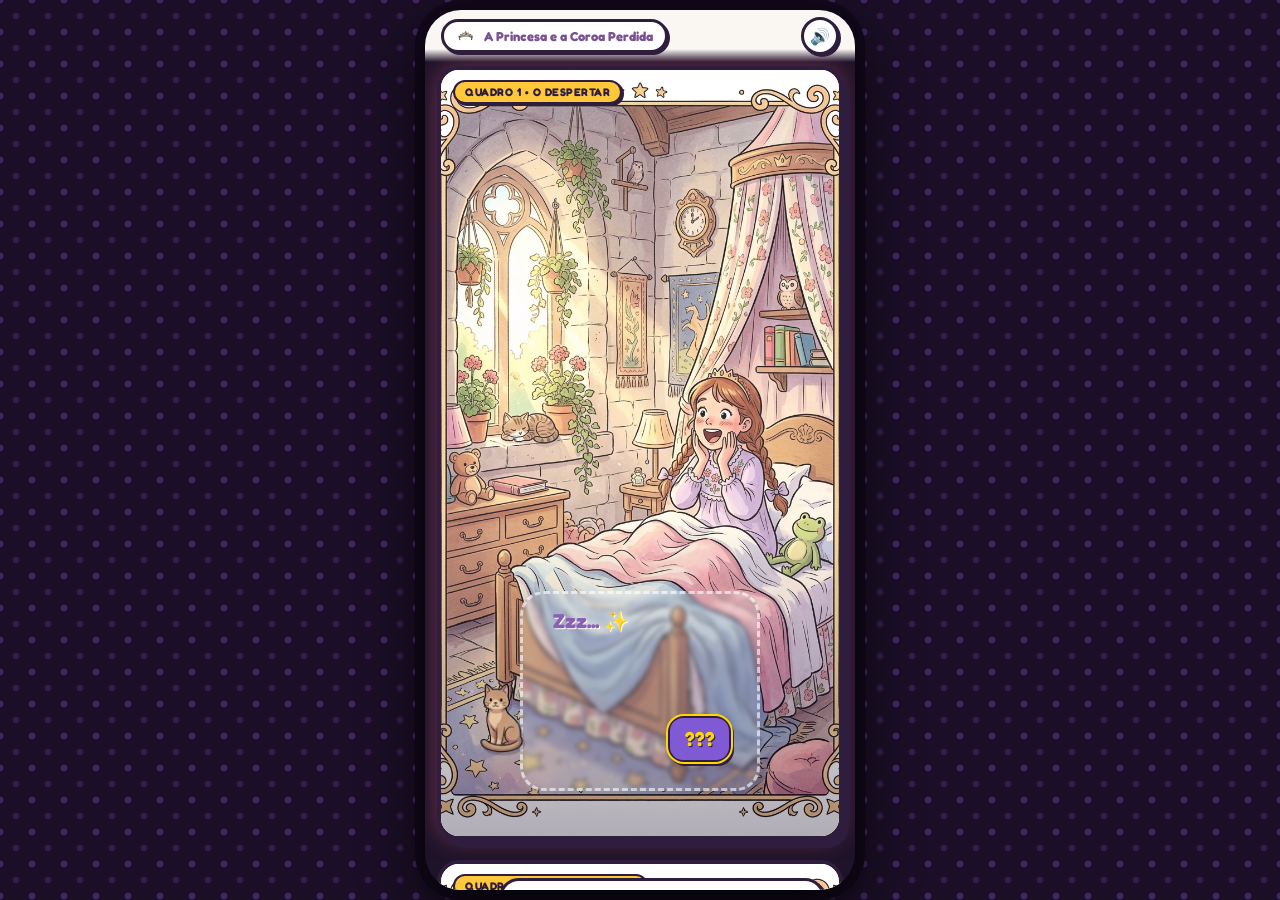
<file: index.html>
<!DOCTYPE html>
<html lang="pt-BR">
<head>
  <meta charset="UTF-8">
  <meta name="viewport" content="width=device-width, initial-scale=1.0">
  <title>A Princesa e a Coroa Perdida - HQ Interativa</title>
  <link rel="stylesheet" href="style.css">
  <link rel="stylesheet" href="celestial-vault.css">
</head>
<body>

  <!-- VIEWPORT PRINCIPAL (9:16 Mobile-First) -->
  <main id="comic-viewport">
    
    <!-- BARRA SUPERIOR DO GIBI -->
    <header class="comic-header">
      <div class="comic-title-badge">
        <img src="assets/items/item_coroa.png" class="header-crown-img" alt="Coroa">
        <span>A Princesa e a Coroa Perdida</span>
      </div>
      <div class="header-actions">
        <button id="sound-btn" class="sound-toggle-btn" title="Ativar/Desativar Som" aria-label="Som">
          🔊
        </button>
      </div>
    </header>

    <!-- CONTAINER DE ROLAGEM DOS QUADROS DA HQ -->
    <div id="comic-scroll-container">

      <!-- ==========================================
           QUADRO 1: O DESPERTAR REAL (INTRODUÇÃO)
           ========================================== -->
      <section id="panel-1" class="comic-panel active-panel" data-panel="1">
        <div class="panel-ribbon">Quadro 1 • O Despertar</div>

        <!-- Balão de Fala Inicial da Princesa -->
        <div id="bubble-q1" class="speech-bubble bubble-princess" style="display: none;">
          O Grande Baile Real é hoje... mas onde foi parar a minha <strong>Coroa Cerimonial</strong>?!
        </div>

        <div class="scene-container">
          <!-- Cenário de Fundo Ilustrado: Quarto Matinal -->
          <div class="panel-bg-wrapper">
            <img src="assets/backgrounds/bg-intro-quarto.jpg" alt="Quarto Real" class="panel-bg-img">
            <div class="panel-light-overlay"></div>
          </div>

          <!-- Gatinho Pip Dormindo (Interativo) -->
          <div id="cat-q1" class="pet-cat-q1 idle-bounce" title="Miau! Toque no gatinho Pip">
            <img src="assets/items/item_gato.png" alt="Gatinho Real Pip" class="item-sprite-img">
          </div>

          <!-- Cama Real com Princesa Dormindo (Alvo de Toque) -->
          <div id="bed-interactive" class="bed-wrapper idle-bounce" title="Toque na Princesa para acordá-la">
            <div class="zzz-floater">Zzz... ✨</div>
            <div class="missing-crown-cushion" title="Onde está a coroa?">
              <div class="cushion-halo"></div>
              <span class="missing-question">???</span>
            </div>
          </div>

          <!-- Princesa Aurora Acordada em Pé -->
          <div id="princess-q1-standing" class="princess-q1-awake">
            <img src="assets/items/item_princesa.png" alt="Princesa Aurora" class="item-sprite-img princess-hero-img">
          </div>
        </div>
      </section>

      <!-- ==========================================
           QUADRO 2: O GUARDA-ROUPA REAL (PUZZLE DRAG & DROP)
           ========================================== -->
      <section id="panel-2" class="comic-panel" data-panel="2">
        <div class="panel-ribbon">Quadro 2 • O Guarda-Roupa</div>

        <!-- Balão de Fala e Instrução Orgânica -->
        <div id="bubble-q2" class="speech-bubble bubble-princess">
          Preciso do meu <strong>Vestido Real Rosa</strong> para o Grande Baile!
        </div>

        <div class="wardrobe-scene">
          <!-- Cenário de Fundo Ilustrado: Dressing Room -->
          <div class="panel-bg-wrapper">
            <img src="assets/backgrounds/bg_painel_dressing_room.jpg" alt="Closet Real" class="panel-bg-img">
            <div class="panel-light-overlay"></div>
          </div>

          <!-- Armário e Cabideiro de Roupas -->
          <div class="wardrobe-container">
            <div class="wardrobe-header-bar">
              <span class="wardrobe-title">👗 Trajes Reais</span>
            </div>
            
            <div class="dresses-rack">
              <!-- VESTIDO 1: Amarelo Florido (Incorreto) -->
              <div class="dress-item" id="dress-yellow" data-dress-type="yellow" title="Vestido Amarelo de Passeio">
                <img src="assets/items/item_vestido_amarelo.png" alt="Vestido Amarelo" class="dress-sprite-img">
                <span class="dress-tag">Jardim</span>
              </div>

              <!-- VESTIDO 2: Rosa Real de Gala (CORRETO ⭐) -->
              <div class="dress-item idle-wiggle" id="dress-pink" data-dress-type="pink" title="Vestido Real Rosa de Baile">
                <img src="assets/items/item_vestido_rosa.png" alt="Vestido Rosa Real" class="dress-sprite-img highlight-dress">
                <span class="dress-tag real-tag">Baile Real ⭐</span>
              </div>

              <!-- VESTIDO 3: Pijama Azul Estrelado (Incorreto) -->
              <div class="dress-item" id="dress-blue" data-dress-type="blue" title="Pijama Azul Noturno">
                <img src="assets/items/item_pijama_azul.png" alt="Pijama Azul" class="dress-sprite-img">
                <span class="dress-tag">Dormir</span>
              </div>
            </div>

            <!-- Prateleira de Acessórios Fofos -->
            <div class="accessories-shelf">
              <img src="assets/items/item_chapeu_amarelo.png" class="shelf-accessory" alt="Chapéu de Sol" title="Chapéu Amarelo">
              <img src="assets/items/item_gorro_azul.png" class="shelf-accessory" alt="Gorro" title="Gorro Noturno">
              <img src="assets/items/item_sandalia_amarela.png" class="shelf-accessory" alt="Sandália" title="Sandália">
              <img src="assets/items/item_chinelo_azul.png" class="shelf-accessory" alt="Chinelo" title="Pantufa">
            </div>
          </div>

          <!-- Princesa no Provador (Área Alvo de Drop) -->
          <div id="drop-target-princess" class="princess-q2-container" title="Arraste o vestido até aqui!">
            <div class="drop-target-halo" id="drop-halo"></div>
            
            <!-- Estado Inicial: Princesa em Pijama -->
            <div id="princess-q2-pajamas" class="princess-state-box">
              <img src="assets/items/item_princesa.png" alt="Princesa em Pijama" class="princess-hero-img">
            </div>

            <!-- Estado Transformado: Princesa Pronta com Vestido de Gala & Coroa -->
            <div id="princess-q2-dressed" class="princess-state-box" style="display: none;">
              <img src="assets/items/item_princesa.png" alt="Princesa Pronta" class="princess-hero-img">
              <img src="assets/items/item_vestido_rosa.png" alt="Vestido Ajustado" class="overlay-fitted-dress">
              <img src="assets/items/item_coroa.png" alt="Coroa Cintilante" class="overlay-fitted-crown">
            </div>
          </div>
        </div>
      </section>

      <!-- ==========================================
           QUADRO 3: A PENTEADEIRA & O MISTÉRIO DA GAVETA
           ========================================== -->
      <section id="panel-3" class="comic-panel" data-panel="3">
        <div class="panel-ribbon">Quadro 3 • A Penteadeira</div>

        <!-- Balão de Fala do Desafio Visual -->
        <div id="bubble-q3" class="speech-bubble bubble-princess">
          A gaveta de joias está trancada! Onde está a <strong>Chave com Fita</strong>?
        </div>

        <div class="vanity-scene">
          <div class="panel-bg-wrapper">
            <img src="assets/backgrounds/bg-intro-quarto.jpg" alt="Penteadeira Real" class="panel-bg-img mirrored-bg">
            <div class="panel-light-overlay"></div>
          </div>

          <!-- Penteadeira com Espelho e Gaveta -->
          <div class="vanity-furniture-box">
            <div class="vanity-mirror-frame">
              <div class="mirror-sparkle">✨</div>
            </div>
            
            <!-- Gaveta Central com Fechadura -->
            <div class="vanity-drawer" id="vanity-drawer-box">
              <div class="drawer-lock-keyhole">🔑</div>
            </div>
          </div>

          <!-- Chave Dourada Escondida -->
          <div id="hidden-key" class="ribbon-key-item" title="Chave Real com Laço" style="display: none;">
            <img src="assets/items/item_chave_sol.png" alt="Chave Dourada" class="key-flying-img">
          </div>

          <!-- Travesseiro de Veludo Fofo (Objeto Interativo a Deslizar) -->
          <div id="pillow-target" class="pillow-wrapper idle-bounce" title="Toque para levantar o travesseiro">
            <div class="pillow-cushion-visual">
              <span class="pillow-sparkle">🌸</span>
            </div>
          </div>

          <!-- FASE SHAPE-MATCH: 3 pedrinhas preciosas -> 3 entalhes da gaveta secreta -->
          <div id="shape-match-layer" class="shape-match-layer">
            <!-- Entalhes em baixo-relevo na madeira da gaveta -->
            <div class="drawer-carvings">
              <div class="carving-slot" data-shape="coracao" title="Entalhe de Coração">
                <span class="carving-glyph">&#9825;</span>
              </div>
              <div class="carving-slot" data-shape="estrela" title="Entalhe de Estrela">
                <span class="carving-glyph">&#9734;</span>
              </div>
              <div class="carving-slot" data-shape="flor" title="Entalhe de Flor">
                <span class="carving-glyph">&#10047;</span>
              </div>
            </div>

            <!-- Pedrinhas preciosas espalhadas no tampo da penteadeira -->
            <div class="gem-draggable gem-pos-1" id="gem-coracao" data-shape="coracao" data-glyph="&#9825;" title="Pedra Coração">
              <img src="assets/items/item_pedra_coracao.png" alt="Pedra Coração" class="gem-sprite-img"
                   onerror="this.style.display='none';this.parentNode.classList.add('gem-img-missing');console.warn('[P3] asset ausente:', this.src, '- usando placeholder colorido. TODO: entregar no lote de assets P7');">
            </div>
            <div class="gem-draggable gem-pos-2" id="gem-estrela" data-shape="estrela" data-glyph="&#9734;" title="Pedra Estrela">
              <img src="assets/items/item_pedra_estrela.png" alt="Pedra Estrela" class="gem-sprite-img"
                   onerror="this.style.display='none';this.parentNode.classList.add('gem-img-missing');console.warn('[P3] asset ausente:', this.src, '- usando placeholder colorido. TODO: entregar no lote de assets P7');">
            </div>
            <div class="gem-draggable gem-pos-3" id="gem-flor" data-shape="flor" data-glyph="&#10047;" title="Pedra Flor">
              <img src="assets/items/item_pedra_flor.png" alt="Pedra Flor" class="gem-sprite-img"
                   onerror="this.style.display='none';this.parentNode.classList.add('gem-img-missing');console.warn('[P3] asset ausente:', this.src, '- usando placeholder colorido. TODO: entregar no lote de assets P7');">
            </div>
          </div>

          <!-- Pergaminho / Pista Revelada de Dentro da Gaveta -->
          <div id="clue-scroll" class="drawer-clue-scroll">
            <div class="clue-title">🐾 Trilha de Patinhas!</div>
            <div class="clue-text">
              "Miau! O gatinho Pip correu com a coroa para a <strong>Grande Biblioteca Ancestral</strong>!"
            </div>
            <div class="cat-paws-row">
              <span>🐾</span>
              <span>🐾</span>
              <span>🐾</span>
              <img src="assets/items/item_coroa.png" class="mini-crown-clue" alt="Coroa">
            </div>
          </div>
        </div>
      </section>

      <!-- ==========================================
           QUADRO 4: NÍVEL 2 - A GRANDE BIBLIOTECA & O PORTAL DOS ASTROS
           ========================================== -->
      <section id="panel-4" class="comic-panel" data-panel="4">
        <div class="panel-ribbon">Quadro 4 • O Portal dos Três Astros</div>

        <!-- Balão de Fala da Princesa Investigadora -->
        <div id="bubble-q4" class="speech-bubble bubble-princess">
          Três chaves majestosas... mas apenas uma tem a alma da noite para acordar esta fechadura adormecida!
        </div>

        <div class="library-scene">
          <!-- Cenário de Fundo Ilustrado: Biblioteca & Portal Místico -->
          <div class="panel-bg-wrapper">
            <img src="assets/backgrounds/bg_painel_biblioteca_portal.jpg" alt="Portal dos Astros" class="panel-bg-img">
            <div class="panel-library-ambient"></div>
          </div>

          <!-- Coruja Sábia na Estante (Interativa) -->
          <div id="owl-interactive" class="owl-shelf-box idle-bounce" title="Toque na Coruja Sábia">
            <img src="assets/items/item_coruja.png" alt="Coruja Sábia" class="owl-sprite-img">
            <span class="owl-bubble-hint" id="owl-hint">Uhuuu! 🌙</span>
          </div>

          <!-- Livros Mágicos e Bússola Decorativos -->
          <div class="library-props">
            <img src="assets/items/item_colecao_livros.png" class="prop-books" alt="Livros Antigos">
            <img src="assets/items/item_telescopio.png" class="prop-telescope" alt="Telescópio">
          </div>

          <!-- Princesa Aurora com Lupa Investigando -->
          <div class="princess-library-hero">
            <img src="assets/items/item_princesa.png" class="princess-hero-img" alt="Princesa Investigando">
            <img src="assets/items/item_lupa.png" class="prop-magnifier" alt="Lupa">
          </div>

          <!-- Fechadura Mística da Grande Porta de Carvalho (Área Alvo de Drop) -->
          <div id="portal-lock-target" class="portal-lock-container" title="Encaixe a chave lunar aqui!">
            <div class="lock-glow-ring"></div>
            <div class="lock-glyph">☾</div>
          </div>

          <!-- Placa de Papiro com a Charada em Verso Poético -->
          <div class="riddle-parchment-card">
            <div class="riddle-header">📜 O Canto dos Três Astros</div>
            <div class="riddle-verses">
              <em>"Não nasci do fogo que queima o dia,<br>
              Nem verto o pranto que o rubi reluz.<br>
              Sou curva de prata, serena e fria,<br>
              Que abraça a noite e ao segredo conduz."</em>
            </div>
          </div>

          <!-- Pedestal de Veludo com as 3 Chaves Arrastáveis -->
          <div class="keys-pedestal-container">
            <div class="pedestal-plinth">
              
              <!-- CHAVE 1: Sol Dourado (Fogo/Dia - Incorreto) -->
              <div class="key-draggable-item" id="key-sun" data-key-type="sun" title="Chave do Sol Dourado">
                <img src="assets/items/item_chave_sol.png" alt="Chave do Sol" class="key-sprite-img">
                <span class="key-caption">Sol de Ouro</span>
              </div>

              <!-- CHAVE 2: Lua Crescente de Prata (CORRETA ⭐) -->
              <div class="key-draggable-item idle-wiggle" id="key-moon" data-key-type="moon" title="Chave da Lua Crescente">
                <img src="assets/items/item_chave_lua.png" alt="Chave da Lua" class="key-sprite-img highlight-key">
                <span class="key-caption lunar-caption">Lua Prateada ⭐</span>
              </div>

              <!-- CHAVE 3: Bronze com Lágrima de Rubi (Incorreto) -->
              <div class="key-draggable-item" id="key-ruby" data-key-type="ruby" title="Chave com Gota de Rubi">
                <img src="assets/items/item_chave_rubi.png" alt="Chave de Rubi" class="key-sprite-img">
                <span class="key-caption">Gota de Rubi</span>
              </div>

            </div>
          </div>
        </div>
      </section>

      <!-- ==========================================
           QUADRO 2.2: A SALA DAS RELÍQUIAS & A ESTANTE DA CRIAÇÃO (P4)
           Puzzle: ordenar 4 tomos heráldicos nos nichos I..IV seguindo
           "O Poema das Quatro Estações". Encadeamento do Nível 2:
           Portal (#panel-4) -> Estante (#panel-5) -> Cofre das Engrenagens
           (próximo quadro, Executor 12/P5) -> Epílogo (#panel-6).
           ========================================== -->
      <section id="panel-5" class="comic-panel" data-panel="5">
        <div class="panel-ribbon">Quadro 2.2 • A Sala das Relíquias</div>

        <!-- Balão da Princesa: carrega também as micro-reações cômicas aos erros -->
        <div id="bubble-q5" class="speech-bubble bubble-princess">
          Quatro livros lendários fora do lugar! Se eu compreender o ciclo que a própria floresta ensina, a passagem vai se abrir!
        </div>

        <div class="relics-scene">
          <div class="panel-bg-wrapper">
            <img src="assets/backgrounds/bg_painel_reliquias.jpg" alt="Sala das Relíquias" class="panel-bg-img"
                 onerror="this.style.display='none';this.parentNode.classList.add('bg-missing');console.warn('[P4] asset ausente:', this.src, '- usando fundo placeholder. TODO: entregar no lote de assets P7');">
            <div class="panel-light-overlay"></div>
          </div>

          <!-- Camada reservada à revelação do altar / Cofre (próximo quadro) -->
          <div class="relic-altar-reveal">
            <img src="assets/backgrounds/bg_painel_cofre_domo.jpg" alt="Altar do Cofre das Engrenagens Celestiais" class="altar-reveal-img"
                 onerror="this.style.display='none';this.parentNode.classList.add('bg-missing');console.warn('[P4] asset ausente:', this.src, '- placeholder. TODO: entregar no lote de assets P7');">
            <div class="altar-cofre-hint">⚙️</div>
          </div>

          <!-- PISTA AMBIENTAL 1: 4 aquarelas na parede, na sequência das estações -->
          <div class="relic-watercolors" aria-hidden="true">
            <div class="watercolor-frame wc-inverno" title="Um esquilo enterra a bolota na neve">
              <span class="wc-art">🐿️</span><span class="wc-snow">❄️</span>
            </div>
            <div class="watercolor-frame wc-primavera" title="Um brotinho rompe a terra na primavera">
              <span class="wc-art">🌱</span>
            </div>
            <div class="watercolor-frame wc-verao" title="Pássaros nos galhos verdes do verão">
              <span class="wc-art">🐦</span><span class="wc-leaf">🌳</span>
            </div>
            <div class="watercolor-frame wc-outono" title="O vento de outono desfolha a árvore">
              <span class="wc-art">🍂</span><span class="wc-wind">🌬️</span>
            </div>
          </div>

          <!-- A ESTANTE DA CRIAÇÃO: friso com a Charada 2 + 4 nichos numerados I..IV -->
          <div class="creation-bookcase" id="creation-bookcase">
            <div class="bookcase-frieze" title="O Poema das Quatro Estações">
              <div class="frieze-title">✦ O Poema das Quatro Estações ✦</div>
              <div class="frieze-verses">
                <em>"O tempo caminha em passos sem fim, / Do grão enterrado ao sopro no jardim: / Primeiro adormece no ventre do chão, / Depois ganha forças rompendo a cerviz, / Floresce na copa em plena estação, / E tomba dourada de volta à raiz."</em>
              </div>
            </div>

            <div class="bookcase-niches">
              <div class="book-niche" data-niche="1"><span class="niche-roman">I</span></div>
              <div class="book-niche" data-niche="2"><span class="niche-roman">II</span></div>
              <div class="book-niche" data-niche="3"><span class="niche-roman">III</span></div>
              <div class="book-niche" data-niche="4"><span class="niche-roman">IV</span></div>
            </div>
            <div class="bookcase-crest" aria-hidden="true">🌳</div>
          </div>

          <!-- PISTA AMBIENTAL 2: tapete circular com o ciclo semente -> broto -> copa -> folha -->
          <div class="cycle-rug" aria-hidden="true" title="semente → broto → copa → folha">
            <span class="rug-step rug-step-1">🌰</span>
            <span class="rug-step rug-step-2">🌱</span>
            <span class="rug-step rug-step-3">🌳</span>
            <span class="rug-step rug-step-4">🍂</span>
          </div>

          <!-- MESA COM OS 4 TOMOS HERÁLDICOS ARRASTÁVEIS (posições iniciais embaralhadas) -->
          <div class="relics-table" aria-hidden="true"></div>

          <div class="tome-item tome-pos-3 idle-wiggle" id="tome-semente" data-tome="semente" data-order="1" title="Tomo da Semente">
            <img src="assets/items/item_livro_semente.png" alt="Tomo da Semente" class="tome-sprite-img"
                 onerror="this.style.display='none';this.parentNode.classList.add('tome-img-missing');console.warn('[P4] asset ausente:', this.src, '- usando placeholder. TODO: entregar no lote de assets P7');">
            <span class="tome-label">Semente</span>
          </div>
          <div class="tome-item tome-pos-1" id="tome-broto" data-tome="broto" data-order="2" title="Tomo do Broto">
            <img src="assets/items/item_livro_broto.png" alt="Tomo do Broto" class="tome-sprite-img"
                 onerror="this.style.display='none';this.parentNode.classList.add('tome-img-missing');console.warn('[P4] asset ausente:', this.src, '- usando placeholder. TODO: entregar no lote de assets P7');">
            <span class="tome-label">Broto</span>
          </div>
          <div class="tome-item tome-pos-4" id="tome-carvalho" data-tome="carvalho" data-order="3" title="Tomo do Carvalho">
            <img src="assets/items/item_livro_carvalho.png" alt="Tomo do Carvalho" class="tome-sprite-img"
                 onerror="this.style.display='none';this.parentNode.classList.add('tome-img-missing');console.warn('[P4] asset ausente:', this.src, '- usando placeholder. TODO: entregar no lote de assets P7');">
            <span class="tome-label">Carvalho</span>
          </div>
          <div class="tome-item tome-pos-2" id="tome-folha" data-tome="folha" data-order="4" title="Tomo da Folha Dourada">
            <img src="assets/items/item_livro_folha.png" alt="Tomo da Folha Dourada" class="tome-sprite-img"
                 onerror="this.style.display='none';this.parentNode.classList.add('tome-img-missing');console.warn('[P4] asset ausente:', this.src, '- usando placeholder. TODO: entregar no lote de assets P7');">
            <span class="tome-label">Folha Dourada</span>
          </div>
        </div>
      </section>

      <!-- ==========================================
           QUADRO 2.3: O COFRE DAS ENGRENAGENS CELESTIAIS (P5 / Executor 12)
           Mecânica-assinatura do Nível 2 — três anéis concêntricos (fases da
           lua / constelações / sol dourado) girados por toque. Vitória:
           Lua Cheia + Ursa Maior alinhadas no topo.
           Componente isolado: celestial-vault.js (classe CelestialVaultPuzzle)
           + celestial-vault.css. Instanciado pelo game.js quando o quadro
           fica ativo.
           Encadeamento Nível 2: Portal (#panel-4) -> Estante (#panel-5)
           -> COFRE (#panel-6) -> Epílogo (#panel-7).
           ========================================== -->
      <section id="panel-6" class="comic-panel" data-panel="6" style="display: none;">
        <div class="panel-ribbon">Quadro 2.3 • O Cofre Celestial</div>

        <div id="bubble-q6" class="speech-bubble bubble-princess">
          O <strong>Cofre das Engrenagens Celestiais</strong>! Preciso alinhar a
          <strong>Lua Cheia</strong> e a <strong>Ursa Maior</strong> bem no topo.
        </div>

        <div class="vault-scene">
          <div class="panel-bg-wrapper">
            <img src="assets/backgrounds/bg_painel_cofre_domo.jpg" alt="Domo do Observatório Real" class="panel-bg-img"
                 onerror="this.style.display='none';this.parentNode.classList.add('bg-missing');console.warn('[P5] asset ausente:', this.src, '- usando fundo placeholder. TODO: entregar no lote de assets.');">
            <div class="panel-light-overlay"></div>
          </div>

          <div class="vault-frieze" aria-hidden="true">
            ✦ Alinhe os astros do baile: a lua mais cheia e o Grande Carro do céu ✦
          </div>

          <!-- Host do componente CelestialVaultPuzzle (montado pelo game.js) -->
          <div id="celestial-vault-host" class="celestial-vault-host"></div>
        </div>
      </section>

      <!-- ==========================================
           QUADRO FINAL: O FLAGRANTE DO PIP (P6 / Executor 13)
           Desfecho do roteiro — o cofre de bronze aberto em leque, o
           gatinho Pip dormindo lá dentro usando a Coroa Cerimonial de
           caminha, e a Princesa Aurora rindo e apontando. Interação
           final Zero-Button: tocar na Coroa -> ela flutua até a cabeça
           da Aurora + brilhos + faixa "CAPÍTULO CONCLUÍDO COM SUCESSO".
           O Selo Real de replay é o único "botão" tolerado (reinicia
           o jogo do Quadro 1 e reseta todos os quadros).
           ========================================== -->
      <section id="panel-7" class="comic-panel" data-panel="7" style="display: none;">
        <div class="panel-ribbon">Capítulo Final • O Flagrante do Pip</div>

        <div class="epilogue-scene">
          <div class="panel-bg-wrapper">
            <img src="assets/backgrounds/bg_painel_cofre_domo.jpg" alt="Salão do Cofre Real" class="panel-bg-img victory-glow"
                 onerror="this.style.display='none';this.parentNode.classList.add('bg-missing');console.warn('[P6] asset ausente:', this.src, '- usando fundo placeholder. TODO: background do salão do baile no lote de assets.');">
            <div class="panel-light-overlay"></div>
          </div>

          <!-- Caixa de narração (topo) -->
          <div class="epilogue-narration">
            Com inteligência, paciência e olhos atentos aos segredos do castelo, o enigma secular foi desfeito!
          </div>

          <!-- Balões em sequência (encadeados por timeout curto no game.js) -->
          <div id="epi-bubble-1" class="speech-bubble bubble-princess epi-bubble" hidden>
            Pip! Não acredito! Você transformou a relíquia sagrada do reino no seu novo esconderijo de sonecas?!
          </div>
          <div id="epi-bubble-2" class="speech-bubble bubble-cat epi-bubble" hidden>
            Miau... purrrr-purrrr! 🐾
          </div>
          <div id="epi-bubble-3" class="speech-bubble bubble-princess epi-bubble" hidden>
            Venha cá, seu guardião danadinho! Coloque sua coleira de gala porque a música já começou no salão principal... e nós temos um baile inteiro para celebrar!
          </div>

          <!-- O COFRE DE BRONZE ABERTO EM LEQUE -->
          <div class="bronze-vault-open" aria-hidden="true">
            <div class="vault-leaf vault-leaf-far-l"></div>
            <div class="vault-leaf vault-leaf-l"></div>
            <div class="vault-leaf vault-leaf-r"></div>
            <div class="vault-leaf vault-leaf-far-r"></div>

            <div class="vault-velvet">
              <!-- A Coroa Cerimonial sobre o veludo azul-safira: ALVO DE TOQUE FINAL -->
              <div id="epi-crown-target" class="epi-crown" title="Toque na Coroa Cerimonial">
                <img src="assets/items/item_coroa.png" alt="Coroa Cerimonial" class="epi-crown-img">
                <span class="epi-crown-halo"></span>
              </div>

              <!-- Pip dormindo dentro do cofre, usando a coroa de caminha -->
              <div class="epi-cat-sleeping">
                <img src="assets/items/gatinho_dormindo.png" alt="Gatinho Pip dormindo no cofre" class="epi-cat-img"
                     onerror="this.onerror=null;this.src='assets/items/item_gato.png';this.parentNode.classList.add('epi-cat-fallback');console.warn('[P6] asset ausente: gatinho_dormindo.png - usando item_gato.png. TODO: pose do gato dormindo no lote de assets.');">
                <span class="epi-cat-zzz">Zzz…</span>
              </div>
            </div>
          </div>

          <!-- Princesa Aurora: aponta e ri; troca para a pose triunfante ao tocar na coroa -->
          <div id="epi-aurora" class="epi-aurora">
            <img id="epi-aurora-img" src="assets/items/princesa_idle_dressed.png" alt="Princesa Aurora rindo" class="epi-aurora-img"
                 onerror="this.onerror=null;this.src='assets/items/item_princesa.png';console.warn('[P6] asset ausente: princesa_idle_dressed.png - usando item_princesa.png. TODO: pose da Aurora rindo e apontando.');">
            <!-- Pip no colo da Aurora (visível só na pose triunfante) -->
            <img id="epi-cat-held" src="assets/items/item_gato.png" alt="Pip no colo da Princesa" class="epi-cat-held" hidden>
          </div>

          <!-- Faixa inferior de conclusão (revelada ao tocar na coroa) -->
          <div id="epi-final-banner" class="epi-final-banner" hidden>
            <div class="epi-banner-title">👑 CAPÍTULO CONCLUÍDO COM SUCESSO! 👑</div>
            <div class="epi-banner-sub">Você provou ser o mais astuto guardião dos segredos reais!</div>
          </div>

          <!-- Selo Real Interativo para Reiniciar o Jogo (Zero-Button UI) -->
          <div id="royal-seal-replay" class="royal-seal-replay" title="Toque no Selo Real para Jogar Novamente">
            <img src="assets/items/item_coroa.png" class="replay-seal-icon" alt="Jogar de Novo">
            <span class="label">Jogar Novamente ✨</span>
          </div>
        </div>
      </section>

    </div>

    <!-- CANVAS DE PARTÍCULAS (SPARKLES, STARS & HEARTS) -->
    <canvas id="particle-canvas"></canvas>

  </main>

  <script src="sound-manager.js"></script>
  <script src="celestial-vault.js"></script>
  <script src="game.js"></script>
</body>
</html>
</file>
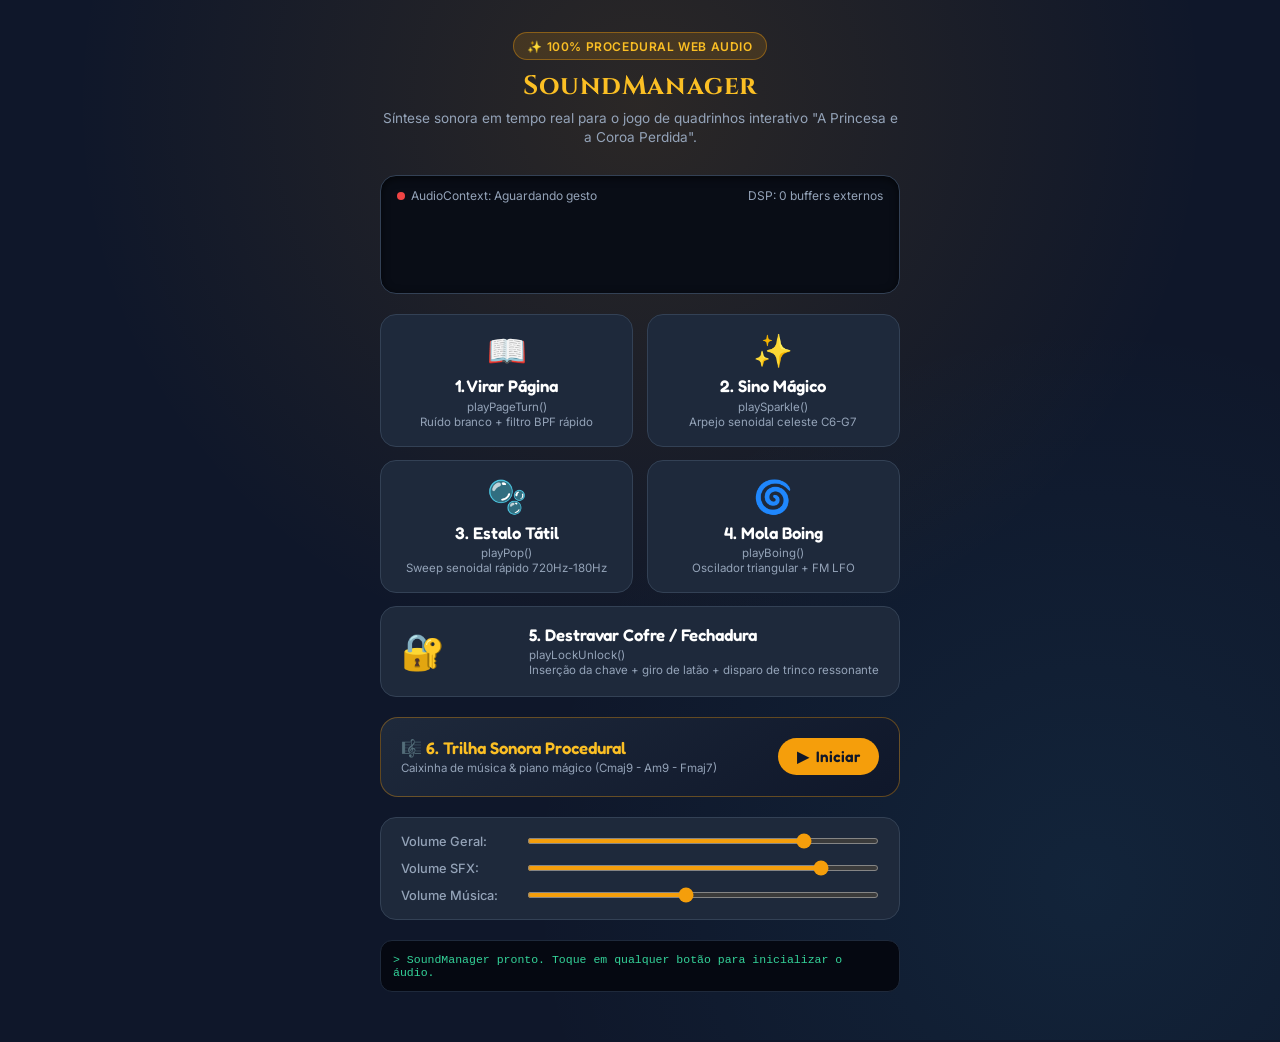
<file: sound_demo.html>
<!DOCTYPE html>
<html lang="pt-BR">
<head>
  <meta charset="UTF-8">
  <meta name="viewport" content="width=device-width, initial-scale=1.0, maximum-scale=1.0, user-scalable=no">
  <title>👑 SoundManager — Demonstração de Síntese Procedural Web Audio API</title>
  <link rel="preconnect" href="https://fonts.googleapis.com">
  <link rel="preconnect" href="https://fonts.gstatic.com" crossorigin>
  <link href="https://fonts.googleapis.com/css2?family=Fredoka:wght@400;600;700&family=Cinzel:wght@600;700&family=Inter:wght@400;500;600&display=swap" rel="stylesheet">
  <style>
    :root {
      --bg-dark: #0f172a;
      --card-bg: #1e293b;
      --card-border: #334155;
      --primary-gold: #f59e0b;
      --gold-light: #fbbf24;
      --pink-soft: #f472b6;
      --blue-celestial: #38bdf8;
      --emerald-soft: #34d399;
      --text-main: #f8fafc;
      --text-muted: #94a3b8;
    }

    * {
      box-sizing: border-box;
      margin: 0;
      padding: 0;
      -webkit-tap-highlight-color: transparent;
      user-select: none;
    }

    body {
      background-color: var(--bg-dark);
      background-image: 
        radial-gradient(circle at 50% 10%, rgba(245, 158, 11, 0.12) 0%, transparent 50%),
        radial-gradient(circle at 85% 85%, rgba(56, 189, 248, 0.08) 0%, transparent 40%);
      color: var(--text-main);
      font-family: 'Inter', sans-serif;
      min-height: 100vh;
      display: flex;
      flex-direction: column;
      align-items: center;
      padding: 1.5rem 1rem 3rem 1rem;
    }

    .container {
      width: 100%;
      max-width: 520px;
      display: flex;
      flex-direction: column;
      gap: 1.25rem;
    }

    header {
      text-align: center;
      padding: 0.5rem 0;
    }

    .badge {
      display: inline-flex;
      align-items: center;
      gap: 0.35rem;
      background: rgba(245, 158, 11, 0.15);
      border: 1px solid rgba(245, 158, 11, 0.4);
      color: var(--gold-light);
      padding: 0.35rem 0.85rem;
      border-radius: 999px;
      font-size: 0.75rem;
      font-weight: 600;
      text-transform: uppercase;
      letter-spacing: 0.05em;
      margin-bottom: 0.5rem;
    }

    h1 {
      font-family: 'Cinzel', serif;
      font-size: 1.65rem;
      color: var(--gold-light);
      letter-spacing: 0.02em;
      margin-bottom: 0.3rem;
    }

    p.subtitle {
      color: var(--text-muted);
      font-size: 0.85rem;
      line-height: 1.4;
    }

    /* Osciloscópio / Visualizador */
    .visualizer-card {
      background: #090d16;
      border: 1px solid var(--card-border);
      border-radius: 16px;
      padding: 0.75rem;
      display: flex;
      flex-direction: column;
      gap: 0.5rem;
      box-shadow: inset 0 2px 8px rgba(0, 0, 0, 0.6);
    }

    .visualizer-header {
      display: flex;
      justify-content: space-between;
      align-items: center;
      font-size: 0.75rem;
      color: var(--text-muted);
      padding: 0 0.25rem;
    }

    .status-dot {
      display: inline-block;
      width: 8px;
      height: 8px;
      border-radius: 50%;
      background: #ef4444;
      margin-right: 0.35rem;
      transition: background 0.3s;
    }
    .status-dot.active {
      background: #10b981;
      box-shadow: 0 0 8px #10b981;
    }

    canvas#oscilloscope {
      width: 100%;
      height: 70px;
      background: transparent;
      border-radius: 8px;
    }

    /* Painel de Controles */
    .sound-grid {
      display: grid;
      grid-template-columns: 1fr 1fr;
      gap: 0.85rem;
    }

    .sound-card {
      background: var(--card-bg);
      border: 1px solid var(--card-border);
      border-radius: 16px;
      padding: 1rem 0.85rem;
      display: flex;
      flex-direction: column;
      align-items: center;
      text-align: center;
      cursor: pointer;
      transition: transform 0.12s ease, border-color 0.2s ease, box-shadow 0.2s ease;
      position: relative;
      overflow: hidden;
    }

    .sound-card:hover {
      border-color: rgba(245, 158, 11, 0.6);
      transform: translateY(-2px);
      box-shadow: 0 6px 16px rgba(0, 0, 0, 0.3);
    }

    .sound-card:active {
      transform: scale(0.96);
      border-color: var(--primary-gold);
    }

    .sound-card.full-width {
      grid-column: span 2;
      flex-direction: row;
      justify-content: space-between;
      text-align: left;
      padding: 1.1rem 1.25rem;
    }

    .sound-icon {
      font-size: 2rem;
      margin-bottom: 0.4rem;
    }

    .sound-card.full-width .sound-icon {
      font-size: 2.2rem;
      margin-bottom: 0;
      margin-right: 1rem;
    }

    .sound-title {
      font-family: 'Fredoka', cursive;
      font-weight: 600;
      font-size: 1.05rem;
      color: #fff;
      margin-bottom: 0.2rem;
    }

    .sound-desc {
      font-size: 0.72rem;
      color: var(--text-muted);
      line-height: 1.3;
    }

    /* Painel de Música Ambiente */
    .ambient-panel {
      background: linear-gradient(145deg, #1e293b, #0f172a);
      border: 1px solid rgba(245, 158, 11, 0.35);
      border-radius: 18px;
      padding: 1.25rem;
      display: flex;
      flex-direction: column;
      gap: 0.85rem;
    }

    .ambient-header {
      display: flex;
      justify-content: space-between;
      align-items: center;
    }

    .ambient-toggle-btn {
      background: var(--primary-gold);
      color: #0f172a;
      font-family: 'Fredoka', cursive;
      font-weight: 600;
      font-size: 0.95rem;
      border: none;
      padding: 0.55rem 1.2rem;
      border-radius: 999px;
      cursor: pointer;
      display: flex;
      align-items: center;
      gap: 0.4rem;
      transition: all 0.2s ease;
    }

    .ambient-toggle-btn:active {
      transform: scale(0.95);
    }

    .ambient-toggle-btn.playing {
      background: #ef4444;
      color: #fff;
    }

    /* Controles de Volume */
    .sliders-panel {
      background: var(--card-bg);
      border: 1px solid var(--card-border);
      border-radius: 16px;
      padding: 1rem 1.25rem;
      display: flex;
      flex-direction: column;
      gap: 0.75rem;
    }

    .slider-row {
      display: flex;
      align-items: center;
      justify-content: space-between;
      gap: 1rem;
      font-size: 0.8rem;
    }

    .slider-label {
      min-width: 110px;
      color: var(--text-muted);
      font-weight: 500;
    }

    input[type="range"] {
      flex: 1;
      accent-color: var(--primary-gold);
      height: 6px;
      border-radius: 3px;
      cursor: pointer;
    }

    .log-box {
      background: #050811;
      border: 1px solid #1e293b;
      border-radius: 12px;
      padding: 0.75rem;
      font-family: monospace;
      font-size: 0.72rem;
      color: var(--emerald-soft);
      max-height: 90px;
      overflow-y: auto;
    }
  </style>
</head>
<body>

  <div class="container">
    <header>
      <div class="badge">✨ 100% Procedural Web Audio</div>
      <h1>SoundManager</h1>
      <p class="subtitle">Síntese sonora em tempo real para o jogo de quadrinhos interativo "A Princesa e a Coroa Perdida".</p>
    </header>

    <!-- Visualizador de Áudio em Tempo Real -->
    <div class="visualizer-card">
      <div class="visualizer-header">
        <span><span class="status-dot" id="status-dot"></span><span id="audio-status">AudioContext: Aguardando gesto</span></span>
        <span id="dsp-load">DSP: 0 buffers externos</span>
      </div>
      <canvas id="oscilloscope" width="480" height="70"></canvas>
    </div>

    <!-- Grade de Efeitos Sonoros -->
    <div class="sound-grid">
      <!-- 1. Folhear Página -->
      <div class="sound-card" id="btn-page-turn">
        <div class="sound-icon">📖</div>
        <div class="sound-title">1. Virar Página</div>
        <div class="sound-desc">playPageTurn()<br/>Ruído branco + filtro BPF rápido</div>
      </div>

      <!-- 2. Sparkle / Sino Mágico -->
      <div class="sound-card" id="btn-sparkle">
        <div class="sound-icon">✨</div>
        <div class="sound-title">2. Sino Mágico</div>
        <div class="sound-desc">playSparkle()<br/>Arpejo senoidal celeste C6-G7</div>
      </div>

      <!-- 3. Pop / Bubble -->
      <div class="sound-card" id="btn-pop">
        <div class="sound-icon">🫧</div>
        <div class="sound-title">3. Estalo Tátil</div>
        <div class="sound-desc">playPop()<br/>Sweep senoidal rápido 720Hz-180Hz</div>
      </div>

      <!-- 4. Boing / Mola Elástica -->
      <div class="sound-card" id="btn-boing">
        <div class="sound-icon">🌀</div>
        <div class="sound-title">4. Mola Boing</div>
        <div class="sound-desc">playBoing()<br/>Oscilador triangular + FM LFO</div>
      </div>

      <!-- 5. Trava Mecânica / Cofre -->
      <div class="sound-card full-width" id="btn-lock">
        <div class="sound-icon">🔐</div>
        <div>
          <div class="sound-title">5. Destravar Cofre / Fechadura</div>
          <div class="sound-desc">playLockUnlock()<br/>Inserção da chave + giro de latão + disparo de trinco ressonante</div>
        </div>
      </div>
    </div>

    <!-- 6. Trilha Ambiente Procedural -->
    <div class="ambient-panel">
      <div class="ambient-header">
        <div>
          <div class="sound-title" style="color: var(--gold-light);">🎼 6. Trilha Sonora Procedural</div>
          <div class="sound-desc">Caixinha de música & piano mágico (Cmaj9 - Am9 - Fmaj7)</div>
        </div>
        <button class="ambient-toggle-btn" id="btn-ambient-toggle">
          <span id="ambient-btn-icon">▶</span> <span id="ambient-btn-text">Iniciar</span>
        </button>
      </div>
    </div>

    <!-- Painel de Sliders de Volume -->
    <div class="sliders-panel">
      <div class="slider-row">
        <span class="slider-label">Volume Geral:</span>
        <input type="range" id="slider-master" min="0" max="1" step="0.05" value="0.8">
      </div>
      <div class="slider-row">
        <span class="slider-label">Volume SFX:</span>
        <input type="range" id="slider-sfx" min="0" max="1" step="0.05" value="0.85">
      </div>
      <div class="slider-row">
        <span class="slider-label">Volume Música:</span>
        <input type="range" id="slider-ambient" min="0" max="1" step="0.05" value="0.45">
      </div>
    </div>

    <!-- Log de Ações -->
    <div class="log-box" id="action-log">
      &gt; SoundManager pronto. Toque em qualquer botão para inicializar o áudio.
    </div>
  </div>

  <script src="sound-manager.js"></script>
  <script>
    const soundManager = window.soundManager;

    const logBox = document.getElementById('action-log');
    const statusDot = document.getElementById('status-dot');
    const audioStatus = document.getElementById('audio-status');
    const canvas = document.getElementById('oscilloscope');
    const canvasCtx = canvas.getContext('2d');

    function log(msg) {
      const time = new Date().toLocaleTimeString();
      logBox.innerHTML = `&gt; [${time}] ${msg}<br>` + logBox.innerHTML;
    }

    function updateAudioStatus() {
      if (soundManager.ctx && soundManager.ctx.state === 'running') {
        statusDot.classList.add('active');
        audioStatus.textContent = `AudioContext: Ativo (${soundManager.ctx.sampleRate} Hz)`;
      }
    }

    document.addEventListener('soundmanager:unlocked', () => {
      updateAudioStatus();
      log('🔊 AudioContext desbloqueado com sucesso pelo primeiro toque!');
    });

    // 1. Virar Página
    document.getElementById('btn-page-turn').addEventListener('click', () => {
      soundManager.playPageTurn();
      updateAudioStatus();
      log('📖 playPageTurn() sintetizado.');
    });

    // 2. Sparkle
    document.getElementById('btn-sparkle').addEventListener('click', () => {
      soundManager.playSparkle();
      updateAudioStatus();
      log('✨ playSparkle() arpejo celestial sintetizado.');
    });

    // 3. Pop
    document.getElementById('btn-pop').addEventListener('click', () => {
      soundManager.playPop();
      updateAudioStatus();
      log('🫧 playPop() estalo orgânico sintetizado.');
    });

    // 4. Boing
    document.getElementById('btn-boing').addEventListener('click', () => {
      soundManager.playBoing();
      updateAudioStatus();
      log('🌀 playBoing() mola elástica sintetizada.');
    });

    // 5. Cofre / Lock
    document.getElementById('btn-lock').addEventListener('click', () => {
      soundManager.playLockUnlock();
      updateAudioStatus();
      log('🔐 playLockUnlock() mecanismo de 3 fases sintetizado.');
    });

    // 6. Trilha Ambiente
    const ambientBtn = document.getElementById('btn-ambient-toggle');
    const ambientIcon = document.getElementById('ambient-btn-icon');
    const ambientText = document.getElementById('ambient-btn-text');

    ambientBtn.addEventListener('click', () => {
      if (soundManager.ambientState.isPlaying) {
        soundManager.stopCozyAmbient();
        ambientBtn.classList.remove('playing');
        ambientIcon.textContent = '▶';
        ambientText.textContent = 'Iniciar';
        log('⏸ Trilha ambiente em fade-out.');
      } else {
        soundManager.startCozyAmbient({ bpm: 52 });
        ambientBtn.classList.add('playing');
        ambientIcon.textContent = '⏹';
        ambientText.textContent = 'Parar';
        updateAudioStatus();
        log('🎼 Trilha procedural iniciada (Caixinha de música relaxante).');
      }
    });

    // Sliders de Volume
    document.getElementById('slider-master').addEventListener('input', (e) => {
      soundManager.setMasterVolume(parseFloat(e.target.value));
    });

    document.getElementById('slider-sfx').addEventListener('input', (e) => {
      soundManager.setSfxVolume(parseFloat(e.target.value));
    });

    document.getElementById('slider-ambient').addEventListener('input', (e) => {
      soundManager.setAmbientVolume(parseFloat(e.target.value));
    });

    // Animação do Osciloscópio
    function drawVisualizer() {
      requestAnimationFrame(drawVisualizer);

      const width = canvas.width;
      const height = canvas.height;
      canvasCtx.clearRect(0, 0, width, height);

      if (!soundManager.analyser) {
        // Linha de repouso
        canvasCtx.lineWidth = 2;
        canvasCtx.strokeStyle = '#334155';
        canvasCtx.beginPath();
        canvasCtx.moveTo(0, height / 2);
        canvasCtx.lineTo(width, height / 2);
        canvasCtx.stroke();
        return;
      }

      const bufferLength = soundManager.analyser.frequencyBinCount;
      const dataArray = new Uint8Array(bufferLength);
      soundManager.analyser.getByteTimeDomainData(dataArray);

      canvasCtx.lineWidth = 2.5;
      canvasCtx.strokeStyle = '#fbbf24';
      canvasCtx.beginPath();

      const sliceWidth = width / bufferLength;
      let x = 0;

      for (let i = 0; i < bufferLength; i++) {
        const v = dataArray[i] / 128.0;
        const y = (v * height) / 2;

        if (i === 0) {
          canvasCtx.moveTo(x, y);
        } else {
          canvasCtx.lineTo(x, y);
        }

        x += sliceWidth;
      }

      canvasCtx.lineTo(width, height / 2);
      canvasCtx.stroke();
    }

    drawVisualizer();
  </script>
</body>
</html>
</file>
<file: style.css>
/* ===================================================
   A PRINCESA E A COROA PERDIDA - ESTILOS DO JOGO HQ
   Visual Comic Book Infantil, Mobile-First (9:16)
   Com Imagens Ilustradas & Sprites PNG Integrados
   =================================================== */

@import url('https://fonts.googleapis.com/css2?family=Fredoka:wght@400;500;600;700&family=Mali:wght@500;700&display=swap');

:root {
  --font-comic: 'Fredoka', 'Comic Neue', cursive, sans-serif;
  --font-dialog: 'Mali', cursive, sans-serif;
  
  --color-bg-app: #1e1329;
  --color-paper: #fffcf8;
  --color-border: #2e1d3d;
  --color-shadow: rgba(46, 29, 61, 0.28);
  
  --color-primary-pink: #ff6b97;
  --color-soft-pink: #ffe4ee;
  --color-gold: #ffc83b;
  --color-gold-glow: rgba(255, 200, 59, 0.65);
  --color-purple: #795290;
  --color-sky-blue: #72c5ff;
  --color-indigo: #1e1b4b;
  --color-mint: #62d8b4;
  --color-star-yellow: #ffe600;

  --panel-radius: 22px;
  --comic-border-width: 4px;
}

* {
  box-sizing: border-box;
  margin: 0;
  padding: 0;
  -webkit-tap-highlight-color: transparent;
  user-select: none;
  -webkit-user-select: none;
}

html, body {
  width: 100%;
  height: 100%;
  overflow: hidden;
  background-color: #1a0f26;
  background-image: 
    radial-gradient(#341c4a 15%, transparent 16%),
    radial-gradient(#452462 15%, transparent 16%);
  background-size: 32px 32px;
  background-position: 0 0, 16px 16px;
  font-family: var(--font-comic);
  color: var(--color-border);
  display: flex;
  justify-content: center;
  align-items: center;
  touch-action: none;
}

/* ===================================================
   MOLDURA / CONTAINER DO SMARTPHONE (9:16 Mobile First)
   =================================================== */
#comic-viewport {
  position: relative;
  width: 100%;
  height: 100%;
  max-width: 430px;
  max-height: 880px;
  background: var(--color-bg-app);
  box-shadow: 0 20px 60px rgba(0, 0, 0, 0.75), 0 0 0 10px #12091c;
  border-radius: 36px;
  overflow: hidden;
  display: flex;
  flex-direction: column;
}

@media (max-width: 480px) {
  #comic-viewport {
    max-width: 100vw;
    max-height: 100vh;
    border-radius: 0;
    box-shadow: none;
  }
}

/* Barra superior da HQ */
.comic-header {
  position: absolute;
  top: 0;
  left: 0;
  width: 100%;
  height: 52px;
  padding: 8px 16px;
  background: linear-gradient(180deg, rgba(255, 252, 248, 0.98) 75%, rgba(255, 252, 248, 0));
  z-index: 100;
  display: flex;
  align-items: center;
  justify-content: space-between;
  pointer-events: auto;
}

.comic-title-badge {
  background: #fff;
  border: 3px solid var(--color-border);
  border-radius: 18px;
  padding: 4px 12px;
  font-size: 13px;
  font-weight: 700;
  color: var(--color-purple);
  box-shadow: 2px 2px 0 var(--color-border);
  display: flex;
  align-items: center;
  gap: 8px;
}

.header-crown-img {
  width: 20px;
  height: 20px;
  object-fit: contain;
}

.header-actions {
  display: flex;
  align-items: center;
  gap: 8px;
}

.sound-toggle-btn {
  background: #fff;
  border: 3px solid var(--color-border);
  border-radius: 50%;
  width: 38px;
  height: 38px;
  font-size: 16px;
  display: flex;
  align-items: center;
  justify-content: center;
  cursor: pointer;
  box-shadow: 2px 2px 0 var(--color-border);
  transition: transform 0.1s active;
}

.sound-toggle-btn:active {
  transform: scale(0.92);
}

/* ===================================================
   CONTAINER DE ROLAGEM DOS QUADROS (COMIC PANELS)
   =================================================== */
#comic-scroll-container {
  width: 100%;
  height: 100%;
  overflow-y: hidden;
  scroll-behavior: smooth;
  padding: 56px 12px 20px 12px;
  display: flex;
  flex-direction: column;
  gap: 20px;
}

/* Estilo Base de Cada Quadro de Gibi */
.comic-panel {
  position: relative;
  width: 100%;
  height: calc(100% - 30px);
  min-height: calc(100% - 30px);
  background: var(--color-paper);
  border: var(--comic-border-width) solid var(--color-border);
  border-radius: var(--panel-radius);
  box-shadow: 4px 6px 0 var(--color-shadow);
  overflow: hidden;
  display: flex;
  flex-direction: column;
  transition: transform 0.4s cubic-bezier(0.34, 1.56, 0.64, 1), box-shadow 0.3s ease;
}

.comic-panel.active-panel {
  box-shadow: 6px 8px 0 var(--color-border), 0 0 24px rgba(255, 107, 151, 0.35);
}

/* Indicador de Número do Quadro (Estilo Gibi) */
.panel-ribbon {
  position: absolute;
  top: 10px;
  left: 12px;
  background: var(--color-gold);
  border: 2.5px solid var(--color-border);
  border-radius: 12px;
  padding: 3px 10px;
  font-size: 11px;
  font-weight: 700;
  color: var(--color-border);
  z-index: 25;
  box-shadow: 2px 2px 0 var(--color-border);
  text-transform: uppercase;
  letter-spacing: 0.5px;
}

/* Fundo Ilustrado dos Painéis */
.panel-bg-wrapper {
  position: absolute;
  inset: 0;
  width: 100%;
  height: 100%;
  z-index: 1;
  overflow: hidden;
}

.panel-bg-img {
  width: 100%;
  height: 100%;
  object-fit: cover;
  object-position: center;
  transition: transform 0.6s ease;
}

.panel-bg-img.mirrored-bg {
  transform: scaleX(-1);
}

.panel-light-overlay {
  position: absolute;
  inset: 0;
  background: linear-gradient(180deg, rgba(255, 255, 255, 0.1) 0%, rgba(255, 240, 245, 0.15) 60%, rgba(30, 20, 45, 0.35) 100%);
  pointer-events: none;
}

.panel-library-ambient {
  position: absolute;
  inset: 0;
  background: linear-gradient(180deg, rgba(24, 18, 55, 0.25) 0%, rgba(30, 27, 75, 0.35) 50%, rgba(15, 10, 30, 0.6) 100%);
  pointer-events: none;
}

/* ===================================================
   BALÕES DE FALA & ONOMATOPEIAS
   =================================================== */
.speech-bubble {
  position: absolute;
  background: #ffffff;
  border: 3px solid var(--color-border);
  border-radius: 20px;
  padding: 8px 14px;
  font-family: var(--font-dialog);
  font-size: 13.5px;
  font-weight: 700;
  line-height: 1.3;
  color: #2b173b;
  box-shadow: 3px 3px 0 var(--color-border);
  z-index: 30;
  max-width: 82%;
  animation: popInBubble 0.4s cubic-bezier(0.175, 0.885, 0.32, 1.275) forwards;
  pointer-events: none;
}

.speech-bubble.bubble-princess {
  top: 14px;
  right: 14px;
}

.speech-bubble.bubble-princess::after {
  content: '';
  position: absolute;
  bottom: -11px;
  right: 32px;
  border-width: 10px 10px 0 0;
  border-style: solid;
  border-color: #ffffff transparent;
  display: block;
  width: 0;
  z-index: 2;
}

.speech-bubble.bubble-princess::before {
  content: '';
  position: absolute;
  bottom: -15px;
  right: 30px;
  border-width: 13px 13px 0 0;
  border-style: solid;
  border-color: var(--color-border) transparent;
  display: block;
  width: 0;
  z-index: 1;
}

@keyframes popInBubble {
  0% { transform: scale(0.4) rotate(-5deg); opacity: 0; }
  100% { transform: scale(1) rotate(0deg); opacity: 1; }
}

/* Onomatopeias Estilizadas */
.onomatopoeia {
  position: absolute;
  font-family: var(--font-comic);
  font-weight: 700;
  font-size: 24px;
  text-transform: uppercase;
  color: var(--color-star-yellow);
  -webkit-text-stroke: 1.5px var(--color-border);
  text-shadow: 3px 3px 0 var(--color-border);
  z-index: 50;
  pointer-events: none;
  animation: onomatoAnim 0.85s ease-out forwards;
}

@keyframes onomatoAnim {
  0% { transform: scale(0.2) rotate(-15deg); opacity: 0; }
  40% { transform: scale(1.3) rotate(5deg); opacity: 1; }
  75% { transform: scale(1.1) rotate(0deg); opacity: 1; }
  100% { transform: scale(1.0) translateY(-14px); opacity: 0; }
}

/* ===================================================
   QUADRO 1: O DESPERTAR REAL
   =================================================== */
.scene-container {
  position: relative;
  width: 100%;
  height: 100%;
  display: flex;
  flex-direction: column;
  justify-content: flex-end;
  align-items: center;
}

/* Gatinho Pip */
.pet-cat-q1 {
  position: absolute;
  bottom: 80px;
  left: 20px;
  width: 75px;
  height: 75px;
  z-index: 12;
  cursor: pointer;
  transition: transform 0.2s cubic-bezier(0.34, 1.56, 0.64, 1);
}

.pet-cat-q1:hover {
  transform: scale(1.1) rotate(-4deg);
}

.item-sprite-img {
  width: 100%;
  height: 100%;
  object-fit: contain;
  filter: drop-shadow(2px 3px 0 var(--color-shadow));
}

/* Cama Interativa */
.bed-wrapper {
  position: absolute;
  bottom: 45px;
  left: 50%;
  transform: translateX(-50%);
  width: 240px;
  height: 200px;
  z-index: 10;
  cursor: pointer;
  background: rgba(255, 255, 255, 0.15);
  border-radius: 24px;
  border: 3px dashed rgba(255, 255, 255, 0.6);
  backdrop-filter: blur(2px);
  display: flex;
  align-items: center;
  justify-content: center;
  transition: opacity 0.4s ease, transform 0.3s ease;
}

.zzz-floater {
  position: absolute;
  top: 15px;
  left: 30px;
  font-size: 20px;
  font-weight: 700;
  color: #8b60b2;
  text-shadow: 1px 1px 0 #fff;
  animation: floatZzz 2.2s infinite ease-in-out;
  pointer-events: none;
  z-index: 20;
}

@keyframes floatZzz {
  0% { transform: translate(0, 0) scale(0.7); opacity: 0; }
  50% { transform: translate(10px, -18px) scale(1.1); opacity: 1; }
  100% { transform: translate(20px, -36px) scale(1.3); opacity: 0; }
}

.missing-crown-cushion {
  position: absolute;
  bottom: 25px;
  right: 25px;
  width: 65px;
  height: 48px;
  background: #805ad5;
  border: 3px solid var(--color-border);
  border-radius: 16px;
  display: flex;
  align-items: center;
  justify-content: center;
  box-shadow: 2px 3px 0 var(--color-border);
  z-index: 12;
}

.cushion-halo {
  position: absolute;
  inset: -4px;
  border-radius: 18px;
  border: 2px solid #ffd700;
  animation: pulseHalo 1.8s infinite ease-in-out;
}

@keyframes pulseHalo {
  0% { opacity: 0.3; transform: scale(0.95); }
  50% { opacity: 1; transform: scale(1.06); }
  100% { opacity: 0.3; transform: scale(0.95); }
}

.missing-question {
  font-size: 20px;
  font-weight: 700;
  color: #ffd700;
  text-shadow: 1px 1px 0 #2e1d3d;
}

/* Princesa Acordada no Quadro 1 */
.princess-q1-awake {
  position: absolute;
  bottom: 40px;
  left: 50%;
  transform: translateX(-50%);
  width: 155px;
  height: 230px;
  z-index: 15;
  display: none;
  animation: jumpOutBed 0.6s cubic-bezier(0.34, 1.56, 0.64, 1) forwards;
}

.princess-hero-img {
  width: 100%;
  height: 100%;
  object-fit: contain;
  filter: drop-shadow(3px 4px 0 var(--color-shadow));
}

@keyframes jumpOutBed {
  0% { transform: translate(-50%, 40px) scale(0.8); opacity: 0; }
  70% { transform: translate(-50%, -15px) scale(1.05); }
  100% { transform: translate(-50%, 0) scale(1); opacity: 1; }
}

/* ===================================================
   QUADRO 2: O GUARDA-ROUPA REAL (PUZZLE DE VESTIR)
   =================================================== */
.wardrobe-scene {
  position: relative;
  width: 100%;
  height: 100%;
  display: flex;
  flex-direction: column;
  align-items: center;
  justify-content: flex-end;
  z-index: 10;
}

.wardrobe-container {
  position: absolute;
  top: 54px;
  width: 92%;
  height: 220px;
  background: rgba(255, 252, 245, 0.92);
  border: 4px solid var(--color-border);
  border-radius: 20px;
  box-shadow: 4px 6px 0 var(--color-shadow);
  display: flex;
  flex-direction: column;
  align-items: center;
  padding: 6px 10px;
  z-index: 15;
}

.wardrobe-header-bar {
  width: 100%;
  display: flex;
  justify-content: center;
  padding: 2px 0 6px 0;
  border-bottom: 2px dashed rgba(46, 29, 61, 0.2);
}

.wardrobe-title {
  font-size: 12px;
  font-weight: 700;
  color: var(--color-purple);
  text-transform: uppercase;
}

.dresses-rack {
  width: 100%;
  display: flex;
  justify-content: space-around;
  align-items: flex-start;
  margin-top: 6px;
  height: 135px;
}

.dress-item {
  width: 85px;
  height: 125px;
  cursor: grab;
  touch-action: none;
  display: flex;
  flex-direction: column;
  align-items: center;
  position: relative;
  transition: transform 0.15s ease;
}

.dress-item:active {
  cursor: grabbing;
}

.dress-sprite-img {
  width: 100%;
  height: 95px;
  object-fit: contain;
  filter: drop-shadow(2px 3px 0 var(--color-shadow));
  pointer-events: none;
}

.dress-tag {
  font-size: 9.5px;
  font-weight: 700;
  background: #fff;
  border: 1.5px solid var(--color-border);
  border-radius: 8px;
  padding: 1px 6px;
  margin-top: 2px;
  color: var(--color-border);
  box-shadow: 1px 1px 0 var(--color-border);
  pointer-events: none;
}

.dress-tag.real-tag {
  background: var(--color-gold);
  color: #2e1d3d;
}

.accessories-shelf {
  width: 100%;
  display: flex;
  justify-content: space-around;
  align-items: center;
  padding-top: 4px;
  border-top: 2px solid rgba(46, 29, 61, 0.15);
}

.shelf-accessory {
  width: 32px;
  height: 32px;
  object-fit: contain;
  filter: drop-shadow(1px 2px 0 rgba(0,0,0,0.15));
  opacity: 0.85;
  transition: transform 0.2s ease;
}

.shelf-accessory:hover {
  transform: scale(1.15) rotate(5deg);
  opacity: 1;
}

/* Princesa no Quadro 2 (Área de Drop) */
.princess-q2-container {
  position: absolute;
  bottom: 25px;
  left: 50%;
  transform: translateX(-50%);
  width: 155px;
  height: 235px;
  z-index: 12;
  display: flex;
  align-items: center;
  justify-content: center;
}

.princess-state-box {
  width: 100%;
  height: 100%;
  position: relative;
}

.overlay-fitted-dress {
  position: absolute;
  top: 70px;
  left: 50%;
  transform: translateX(-50%);
  width: 140px;
  height: 140px;
  object-fit: contain;
  z-index: 2;
  filter: drop-shadow(0 0 10px rgba(255, 107, 151, 0.6));
}

.overlay-fitted-crown {
  position: absolute;
  top: 10px;
  left: 50%;
  transform: translateX(-50%);
  width: 48px;
  height: 48px;
  object-fit: contain;
  z-index: 3;
  animation: crownShine 2s infinite ease-in-out;
}

@keyframes crownShine {
  0% { transform: translateX(-50%) scale(1) rotate(0deg); }
  50% { transform: translateX(-50%) scale(1.1) rotate(3deg); filter: drop-shadow(0 0 12px #ffd700); }
  100% { transform: translateX(-50%) scale(1) rotate(0deg); }
}

.drop-target-halo {
  position: absolute;
  inset: -10px;
  border-radius: 28px;
  border: 3px dashed transparent;
  pointer-events: none;
  transition: all 0.3s ease;
}

.drop-target-halo.active-target {
  border-color: var(--color-primary-pink);
  background: rgba(255, 107, 151, 0.15);
  animation: pulseHalo 1.2s infinite ease-in-out;
}

/* ===================================================
   QUADRO 3: A PENTEADEIRA & A CHAVE ESCONDIDA
   =================================================== */
.vanity-scene {
  position: relative;
  width: 100%;
  height: 100%;
  display: flex;
  flex-direction: column;
  align-items: center;
  justify-content: flex-end;
  z-index: 10;
}

.vanity-furniture-box {
  position: absolute;
  bottom: 60px;
  width: 250px;
  height: 240px;
  background: rgba(255, 252, 245, 0.85);
  border: 4px solid var(--color-border);
  border-radius: 24px;
  box-shadow: 4px 6px 0 var(--color-shadow);
  display: flex;
  flex-direction: column;
  align-items: center;
  justify-content: space-between;
  padding: 12px;
  z-index: 11;
}

.vanity-mirror-frame {
  width: 110px;
  height: 110px;
  border: 4px solid var(--color-gold);
  border-radius: 50%;
  background: linear-gradient(135deg, #e0f2fe 0%, #bae6fd 60%, #ffffff 100%);
  display: flex;
  align-items: center;
  justify-content: center;
  box-shadow: 2px 3px 0 var(--color-border);
}

.mirror-sparkle {
  font-size: 26px;
  animation: pulseHalo 2s infinite;
}

.vanity-drawer {
  width: 180px;
  height: 60px;
  background: #f59e0b;
  border: 3px solid var(--color-border);
  border-radius: 14px;
  display: flex;
  align-items: center;
  justify-content: center;
  box-shadow: inset 0 3px 6px rgba(0,0,0,0.15);
  transition: transform 0.5s cubic-bezier(0.34, 1.56, 0.64, 1), background 0.4s ease, box-shadow 0.4s ease;
}

/* Gaveta secreta abrindo após os 3 encaixes do shape-match */
.vanity-drawer.drawer-open {
  transform: translateY(26px);
  background: #b45309;
  box-shadow: inset 0 3px 6px rgba(0,0,0,0.15), 0 12px 18px rgba(0,0,0,0.3);
}

.drawer-lock-keyhole {
  font-size: 24px;
  filter: drop-shadow(1px 1px 0 #2e1d3d);
}

.pillow-wrapper {
  position: absolute;
  bottom: 80px;
  right: 25px;
  width: 90px;
  height: 70px;
  z-index: 15;
  cursor: pointer;
  transition: transform 0.45s cubic-bezier(0.34, 1.56, 0.64, 1);
}

.pillow-cushion-visual {
  width: 100%;
  height: 100%;
  background: #ec4899;
  border: 3.5px solid var(--color-border);
  border-radius: 20px;
  box-shadow: 3px 4px 0 var(--color-shadow);
  display: flex;
  align-items: center;
  justify-content: center;
}

.pillow-sparkle {
  font-size: 22px;
}

.pillow-wrapper.slid-away {
  transform: translate(65px, -45px) rotate(25deg);
  opacity: 0.8;
}

.ribbon-key-item {
  position: absolute;
  bottom: 95px;
  right: 45px;
  width: 55px;
  height: 55px;
  z-index: 14;
  cursor: pointer;
}

.key-flying-img {
  width: 100%;
  height: 100%;
  object-fit: contain;
  filter: drop-shadow(0 0 8px #ffd700);
}

.ribbon-key-item.key-flying {
  animation: flyToDrawer 0.6s cubic-bezier(0.25, 1, 0.5, 1) forwards;
}

@keyframes flyToDrawer {
  0% { transform: scale(1) translate(0, 0); }
  60% { transform: scale(1.3) translate(-80px, 10px) rotate(-45deg); }
  100% { transform: scale(0.9) translate(-105px, 20px) rotate(0deg); opacity: 0; }
}

.drawer-clue-scroll {
  position: absolute;
  bottom: 30px;
  width: 88%;
  background: #fef3c7;
  border: 3px solid var(--color-border);
  border-radius: 18px;
  padding: 10px 14px;
  box-shadow: 4px 5px 0 var(--color-shadow);
  z-index: 20;
  display: none;
  flex-direction: column;
  align-items: center;
  text-align: center;
  gap: 4px;
  animation: popInBubble 0.5s cubic-bezier(0.34, 1.56, 0.64, 1) forwards;
}

.drawer-clue-scroll.scroll-revealed {
  display: flex;
}

.clue-title {
  font-size: 13px;
  font-weight: 700;
  color: #b45309;
  text-transform: uppercase;
}

.clue-text {
  font-family: var(--font-dialog);
  font-size: 13px;
  font-weight: 600;
  line-height: 1.3;
}

.cat-paws-row {
  display: flex;
  align-items: center;
  gap: 8px;
  font-size: 18px;
  margin-top: 2px;
}

.mini-crown-clue {
  width: 22px;
  height: 22px;
  object-fit: contain;
}

/* ===================================================
   QUADRO 3B: SHAPE-MATCH DA PENTEADEIRA (P3)
   3 pedras arrastáveis -> 3 entalhes em baixo-relevo.
   =================================================== */
.shape-match-layer {
  position: absolute;
  inset: 0;
  z-index: 25;
  display: none;
  pointer-events: none; /* a camada não bloqueia; só os filhos abaixo recebem toque */
}
.shape-match-layer.smatch-active {
  display: block;
}
.shape-match-layer.smatch-active .carving-slot,
.shape-match-layer.smatch-active .gem-draggable {
  pointer-events: auto;
}

/* Fileira de entalhes na frente da gaveta */
.drawer-carvings {
  position: absolute;
  bottom: 78px;
  left: 50%;
  transform: translateX(-50%);
  display: flex;
  gap: 14px;
  z-index: 26;
}

.carving-slot {
  width: 46px;
  height: 46px;
  border: 3px dashed rgba(46, 29, 61, 0.55);
  border-radius: 12px;
  background: rgba(46, 29, 61, 0.12);
  box-shadow: inset 0 3px 6px rgba(0, 0, 0, 0.35), inset 0 -2px 3px rgba(255, 255, 255, 0.25);
  display: flex;
  align-items: center;
  justify-content: center;
  transition: border-color 0.2s ease, background 0.2s ease, transform 0.2s ease;
}
.carving-glyph {
  font-size: 26px;
  line-height: 1;
  color: rgba(46, 29, 61, 0.5);
  text-shadow: 0 1px 0 rgba(255, 255, 255, 0.4);
  pointer-events: none;
}
.carving-slot.snap-ready {
  border-color: var(--color-gold);
  background: rgba(255, 200, 59, 0.28);
  transform: scale(1.12);
}
.carving-slot.filled {
  border-style: solid;
  border-color: #22c55e;
  background: rgba(34, 197, 94, 0.18);
}
.carving-slot.filled .carving-glyph {
  opacity: 0;
}

/* Pedrinhas arrastáveis */
.gem-draggable {
  position: absolute;
  width: 56px;
  height: 56px;
  z-index: 27;
  cursor: grab;
  touch-action: none;
  transition: transform 0.15s ease;
}
.gem-draggable:active { cursor: grabbing; }
.gem-draggable.gem-locked {
  pointer-events: none;
  z-index: 27; /* nestada acima da fileira de entalhes (z-26) */
  filter: drop-shadow(0 0 8px #ffd700);
}
.gem-sprite-img {
  width: 100%;
  height: 100%;
  object-fit: contain;
  filter: drop-shadow(2px 3px 0 rgba(0, 0, 0, 0.35));
  pointer-events: none;
}
.gem-draggable.touch-lift {
  transform: scale(1.15);
  filter: drop-shadow(0 7px 12px rgba(46, 29, 61, 0.42));
}
.gem-draggable::before {
  content: '';
  position: absolute;
  top: 50%;
  left: 50%;
  width: 100%;
  height: 100%;
  min-width: 72px;
  min-height: 72px;
  transform: translate(-50%, -50%);
  background: transparent;
  pointer-events: auto;
  z-index: 0;
}

/* Posições iniciais das pedras no tampo da penteadeira */
.gem-pos-1 { bottom: 250px; left: 34px; }
.gem-pos-2 { bottom: 264px; left: 50%; margin-left: -28px; }
.gem-pos-3 { bottom: 248px; right: 34px; }

/* Placeholder colorido caso algum PNG falte (TODO: lote de assets P7) */
.gem-draggable.gem-img-missing::after {
  content: attr(data-glyph);
  position: absolute;
  inset: 0;
  display: flex;
  align-items: center;
  justify-content: center;
  font-size: 26px;
  border-radius: 50%;
  border: 3px solid var(--color-border);
  box-shadow: 2px 3px 0 var(--color-shadow);
}
.gem-img-missing[data-shape="coracao"]::after { background: #ffd9e6; color: #be185d; }
.gem-img-missing[data-shape="estrela"]::after { background: #fff3c4; color: #b45309; }
.gem-img-missing[data-shape="flor"]::after    { background: #ede9fe; color: #7c3aed; }

/* ===================================================
   QUADRO 4: NÍVEL 2 - A GRANDE BIBLIOTECA & PORTAL DOS ASTROS
   =================================================== */
.library-scene {
  position: relative;
  width: 100%;
  height: 100%;
  display: flex;
  flex-direction: column;
  align-items: center;
  justify-content: flex-end;
  z-index: 10;
}

/* Coruja Sábia (sem nome no roteiro) */
.owl-shelf-box {
  position: absolute;
  top: 50px;
  left: 15px;
  width: 55px;
  height: 55px;
  z-index: 18;
  cursor: pointer;
}

.owl-sprite-img {
  width: 100%;
  height: 100%;
  object-fit: contain;
  filter: drop-shadow(2px 3px 0 rgba(0,0,0,0.4));
}

.owl-bubble-hint {
  position: absolute;
  top: -24px;
  left: 10px;
  background: #fff;
  border: 2px solid var(--color-border);
  border-radius: 10px;
  padding: 2px 6px;
  font-size: 10px;
  font-weight: 700;
  color: var(--color-purple);
  box-shadow: 1px 1px 0 var(--color-border);
  white-space: nowrap;
  display: none;
}

/* Props da Biblioteca */
.library-props {
  position: absolute;
  top: 55px;
  right: 15px;
  display: flex;
  align-items: center;
  gap: 8px;
  z-index: 12;
}

.prop-books {
  width: 48px;
  height: 48px;
  object-fit: contain;
  filter: drop-shadow(2px 2px 0 rgba(0,0,0,0.3));
}

.prop-telescope {
  width: 42px;
  height: 42px;
  object-fit: contain;
  filter: drop-shadow(2px 2px 0 rgba(0,0,0,0.3));
}

/* Princesa Aurora Investigando */
.princess-library-hero {
  position: absolute;
  bottom: 135px;
  left: 18px;
  width: 105px;
  height: 160px;
  z-index: 14;
}

.prop-magnifier {
  position: absolute;
  top: 25px;
  right: -8px;
  width: 32px;
  height: 32px;
  object-fit: contain;
  animation: floatZzz 3s infinite ease-in-out;
}

/* Fechadura Mística do Portal (Drop Target) */
.portal-lock-container {
  position: absolute;
  top: 140px;
  left: 50%;
  transform: translateX(-50%);
  width: 85px;
  height: 85px;
  border: 4px solid var(--color-gold);
  border-radius: 50%;
  background: radial-gradient(circle, #2e1d3d 0%, #1e1b4b 100%);
  box-shadow: 0 0 20px rgba(255, 200, 59, 0.4), inset 0 0 10px rgba(0,0,0,0.8);
  display: flex;
  align-items: center;
  justify-content: center;
  z-index: 15;
  transition: all 0.3s ease;
}

.portal-lock-container.active-target {
  border-color: #38bdf8;
  box-shadow: 0 0 30px #38bdf8, inset 0 0 15px #38bdf8;
  transform: translateX(-50%) scale(1.1);
}

.lock-glow-ring {
  position: absolute;
  inset: -6px;
  border-radius: 50%;
  border: 2px dashed rgba(255, 215, 0, 0.5);
  animation: rotateRing 12s linear infinite;
}

@keyframes rotateRing {
  0% { transform: rotate(0deg); }
  100% { transform: rotate(360deg); }
}

.lock-glyph {
  font-size: 32px;
  color: #ffd700;
  text-shadow: 0 0 8px #ffd700;
}

/* Cartão com a Charada em Verso */
.riddle-parchment-card {
  position: absolute;
  top: 235px;
  width: 90%;
  background: rgba(254, 243, 199, 0.95);
  border: 3px solid var(--color-border);
  border-radius: 16px;
  padding: 8px 12px;
  box-shadow: 3px 4px 0 var(--color-shadow);
  z-index: 16;
  text-align: center;
}

.riddle-header {
  font-size: 11.5px;
  font-weight: 700;
  color: #92400e;
  text-transform: uppercase;
  letter-spacing: 0.5px;
  margin-bottom: 2px;
}

.riddle-verses {
  font-family: var(--font-dialog);
  font-size: 12px;
  font-weight: 600;
  line-height: 1.25;
  color: #1e1b4b;
}

/* Pedestal das 3 Chaves */
.keys-pedestal-container {
  position: absolute;
  bottom: 12px;
  width: 92%;
  height: 115px;
  background: #7f1d1d;
  border: 4px solid var(--color-border);
  border-radius: 20px;
  box-shadow: 4px 5px 0 var(--color-shadow);
  display: flex;
  align-items: center;
  justify-content: center;
  z-index: 20;
}

.pedestal-plinth {
  width: 100%;
  display: flex;
  justify-content: space-around;
  align-items: center;
  padding: 0 8px;
}

.key-draggable-item {
  width: 80px;
  height: 95px;
  cursor: grab;
  touch-action: none;
  display: flex;
  flex-direction: column;
  align-items: center;
  justify-content: center;
  position: relative;
  transition: transform 0.15s ease;
}

.key-draggable-item:active {
  cursor: grabbing;
}

.key-sprite-img {
  width: 55px;
  height: 55px;
  object-fit: contain;
  filter: drop-shadow(2px 3px 0 rgba(0,0,0,0.4));
  pointer-events: none;
}

.key-caption {
  font-size: 9.5px;
  font-weight: 700;
  background: #fff;
  border: 1.5px solid var(--color-border);
  border-radius: 8px;
  padding: 1px 6px;
  margin-top: 4px;
  color: var(--color-border);
  box-shadow: 1px 1px 0 var(--color-border);
  pointer-events: none;
}

.key-caption.lunar-caption {
  background: #e0f2fe;
  color: #0369a1;
}

/* ===================================================
   QUADRO FINAL: EPÍLOGO — O FLAGRANTE DO PIP (P6)
   =================================================== */
.epilogue-scene {
  position: relative;
  width: 100%;
  height: 100%;
  overflow: hidden;
  z-index: 10;
}

.panel-bg-img.victory-glow {
  filter: brightness(0.72) saturate(1.35);
}

.epilogue-scene .panel-bg-wrapper.bg-missing {
  background: radial-gradient(circle at 50% 30%, #3a2a63 0%, #1e1430 70%, #140d20 100%);
}

/* --- Caixa de narração (topo) --- */
.epilogue-narration {
  position: absolute;
  top: 40px;
  left: 10px;
  right: 10px;
  z-index: 26;
  background: linear-gradient(180deg, #fff8e6 0%, #ffedc4 100%);
  border: 3px solid var(--color-border);
  border-radius: 14px;
  padding: 7px 12px;
  font-family: var(--font-dialog);
  font-size: 12.5px;
  font-weight: 700;
  line-height: 1.3;
  color: #43301a;
  text-align: center;
  box-shadow: 3px 3px 0 var(--color-border);
  animation: popInBubble 0.5s cubic-bezier(0.34, 1.56, 0.64, 1) forwards;
}

/* --- Balões encadeados do desfecho --- */
.epi-bubble.bubble-princess {
  top: 116px;
  right: 12px;
  max-width: 78%;
}

.speech-bubble.bubble-cat {
  position: absolute;
  top: 176px;
  left: 12px;
  right: auto;
  background: #fff;
  border: 3px solid var(--color-border);
  border-radius: 20px;
  padding: 8px 14px;
  font-family: var(--font-dialog);
  font-size: 13.5px;
  font-weight: 700;
  color: #2b173b;
  box-shadow: 3px 3px 0 var(--color-border);
  z-index: 30;
  max-width: 70%;
  animation: popInBubble 0.4s cubic-bezier(0.175, 0.885, 0.32, 1.275) forwards;
  pointer-events: none;
}

.speech-bubble.bubble-cat::after {
  content: '';
  position: absolute;
  bottom: -11px;
  left: 30px;
  border-width: 0 10px 10px 0;
  border-style: solid;
  border-color: transparent #fff;
  width: 0;
}

.speech-bubble.bubble-cat::before {
  content: '';
  position: absolute;
  bottom: -15px;
  left: 28px;
  border-width: 0 13px 13px 0;
  border-style: solid;
  border-color: transparent var(--color-border);
  width: 0;
}

/* --- O cofre de bronze aberto em leque --- */
.bronze-vault-open {
  position: absolute;
  left: 50%;
  bottom: 118px;
  transform: translateX(-50%);
  width: 264px;
  height: 176px;
  z-index: 12;
}

.vault-leaf {
  position: absolute;
  left: 50%;
  bottom: 8px;
  width: 132px;
  height: 150px;
  margin-left: -66px;
  border: 3px solid #6b4a1f;
  border-radius: 10px 10px 40px 40px / 10px 10px 90px 90px;
  background: linear-gradient(135deg, #d9a441 0%, #b9822c 45%, #8a5c1c 100%);
  box-shadow: inset 0 0 14px rgba(88, 54, 12, 0.55);
  transform-origin: 50% 92%;
}

.vault-leaf-far-l { transform: rotate(-46deg); filter: brightness(0.8); }
.vault-leaf-l     { transform: rotate(-22deg); filter: brightness(0.92); }
.vault-leaf-r     { transform: rotate(22deg);  filter: brightness(0.92); }
.vault-leaf-far-r { transform: rotate(46deg);  filter: brightness(0.8); }

.vault-velvet {
  position: absolute;
  left: 50%;
  bottom: 0;
  transform: translateX(-50%);
  width: 182px;
  height: 124px;
  border: 3px solid #6b4a1f;
  border-radius: 12px;
  background: radial-gradient(circle at 50% 35%, #2f5db8 0%, #1e3f86 55%, #14295c 100%);
  box-shadow: inset 0 0 18px rgba(6, 14, 40, 0.7), 4px 5px 0 rgba(46, 29, 61, 0.4);
  z-index: 3;
}

/* A Coroa Cerimonial sobre o veludo: caminha do Pip e alvo de toque final */
.epi-crown {
  position: absolute;
  left: 50%;
  bottom: 8px;
  transform: translateX(-50%);
  width: 132px;
  height: 88px;
  cursor: pointer;
  z-index: 4;
}

.epi-crown-img {
  width: 100%;
  height: 100%;
  object-fit: contain;
  object-position: center bottom;
  filter: drop-shadow(0 3px 6px rgba(0, 0, 0, 0.45));
  position: relative;
  z-index: 2;
}

.epi-crown-halo {
  position: absolute;
  inset: -18px;
  border-radius: 50%;
  background: radial-gradient(circle, rgba(255, 215, 0, 0.55) 0%, rgba(255, 215, 0, 0) 70%);
  z-index: 1;
  opacity: 0;
}

.epi-crown.epi-crown-hintable .epi-crown-halo {
  opacity: 1;
  animation: pulseHalo 0.9s infinite ease-in-out;
}

.epi-crown.epi-crown-hintable .epi-crown-img {
  animation: idleBounceAnim 1.4s infinite ease-in-out;
}

.epi-crown.epi-crown-floated {
  z-index: 40;
  pointer-events: none;
}

/* Pip dormindo dentro do cofre, aninhado na coroa (caminha) */
.epi-cat-sleeping {
  position: absolute;
  left: 50%;
  bottom: 26px;
  transform: translateX(-50%);
  width: 98px;
  height: 60px;
  z-index: 5;
}

.epi-cat-img {
  width: 100%;
  height: 100%;
  object-fit: contain;
  filter: drop-shadow(0 3px 5px rgba(0, 0, 0, 0.4));
}

.epi-cat-zzz {
  position: absolute;
  top: -6px;
  right: 2px;
  font-size: 14px;
  font-weight: 700;
  color: #fff;
  text-shadow: 0 1px 3px rgba(0, 0, 0, 0.6);
  animation: idleBounceAnim 2.4s infinite ease-in-out;
}

/* --- Princesa Aurora (aponta e ri; depois pose triunfante) --- */
.epi-aurora {
  position: absolute;
  left: 4px;
  bottom: 104px;
  width: 132px;
  height: 210px;
  z-index: 14;
}

.epi-aurora-img {
  width: 100%;
  height: 100%;
  object-fit: contain;
  filter: drop-shadow(3px 4px 6px rgba(46, 29, 61, 0.45));
}

.epi-aurora.epi-aurora-triumph {
  animation: dressedSpin 0.9s cubic-bezier(0.34, 1.56, 0.64, 1) forwards;
}

.epi-cat-held {
  position: absolute;
  right: -6px;
  top: 84px;
  width: 56px;
  height: 56px;
  object-fit: contain;
  filter: drop-shadow(0 3px 5px rgba(0, 0, 0, 0.4));
}

/* --- Faixa inferior de conclusão --- */
.epi-final-banner {
  position: absolute;
  left: 10px;
  right: 10px;
  bottom: 62px;
  z-index: 28;
  background: linear-gradient(135deg, #7c3aed 0%, #c026d3 100%);
  border: 3px solid var(--color-border);
  border-radius: 16px;
  padding: 9px 12px;
  text-align: center;
  color: #fff;
  box-shadow: 4px 5px 0 var(--color-border);
  animation: popInBubble 0.55s cubic-bezier(0.34, 1.56, 0.64, 1) forwards;
}

.epi-banner-title {
  font-size: 14px;
  font-weight: 700;
  letter-spacing: 0.3px;
}

.epi-banner-sub {
  font-family: var(--font-dialog);
  font-size: 11.5px;
  font-weight: 700;
  margin-top: 3px;
  color: #f3e8ff;
}

/* --- Selo Real (replay) — único "botão" tolerado (Zero-Button UI) ---
   Posicionamento fica no seletor de ID (#royal-seal-replay) mais abaixo,
   pois a seção de hitbox tátil já define regras nesse ID e venceria por
   especificidade uma regra de classe. --- */
.royal-seal-replay {
  background: linear-gradient(135deg, #fbbf24 0%, #f59e0b 100%);
  border: 3px solid var(--color-border);
  border-radius: 22px;
  padding: 8px 18px;
  display: flex;
  align-items: center;
  gap: 8px;
  cursor: pointer;
  box-shadow: 3px 4px 0 var(--color-border);
  transition: transform 0.1s ease;
}

.replay-seal-icon {
  width: 22px;
  height: 22px;
  object-fit: contain;
}

.royal-seal-replay .label {
  font-size: 14px;
  font-weight: 700;
  color: #2e1d3d;
}

/* ===================================================
   ANIMAÇÕES, EFEITOS GERAIS & DRAG FEEDBACK
   =================================================== */
.idle-bounce {
  animation: idleBounceAnim 3s infinite ease-in-out;
}

@keyframes idleBounceAnim {
  0%, 100% { transform: translateY(0); }
  50% { transform: translateY(-4px); }
}

.idle-wiggle {
  animation: idleWiggleAnim 0.7s infinite ease-in-out;
}

@keyframes idleWiggleAnim {
  0%, 100% { transform: rotate(0deg) scale(1); }
  25% { transform: rotate(-5deg) scale(1.05); }
  75% { transform: rotate(5deg) scale(1.05); }
}

.dragging {
  opacity: 0.95;
  z-index: 100 !important;
  pointer-events: none;
}

.drag-snap-back {
  transition: transform 0.35s cubic-bezier(0.34, 1.56, 0.64, 1) !important;
}

.princess-dressed-spin {
  animation: dressedSpin 0.9s cubic-bezier(0.34, 1.56, 0.64, 1) forwards;
}

@keyframes dressedSpin {
  0% { transform: scale(0.6) rotate(-180deg); opacity: 0; }
  60% { transform: scale(1.1) rotate(15deg); opacity: 1; }
  100% { transform: scale(1) rotate(0deg); opacity: 1; }
}

/* Canvas de Partículas */
#particle-canvas {
  position: absolute;
  top: 0;
  left: 0;
  width: 100%;
  height: 100%;
  pointer-events: none;
  z-index: 99;
}

/* ===================================================
   P2 — FEEDBACK TÁTIL FIEL À USABILIDADE INFANTIL
   =================================================== */

/* --- Lift & Scale universal ao toque (~15% + sombra) ---
   Sem !important: o transform inline do drag (pointermove) tem prioridade. */
.touch-lift {
  transition: transform 0.13s cubic-bezier(0.34, 1.56, 0.64, 1), filter 0.13s ease;
}
.dress-item.touch-lift,
.key-draggable-item.touch-lift,
#cat-q1.touch-lift,
#owl-interactive.touch-lift,
#pillow-target.touch-lift,
#hidden-key.touch-lift {
  transform: scale(1.15);
  filter: drop-shadow(0 7px 12px rgba(46, 29, 61, 0.42));
  z-index: 45;
}
/* A cama e o Selo Real mantêm o translateX(-50%) de centragem ao crescer */
#bed-interactive.touch-lift {
  transform: translateX(-50%) scale(1.12);
  filter: drop-shadow(0 7px 12px rgba(46, 29, 61, 0.42));
}
#royal-seal-replay.touch-lift {
  transform: translateX(-50%) scale(1.12);
  filter: drop-shadow(0 7px 12px rgba(46, 29, 61, 0.42));
  z-index: 45;
}

/* --- Hitbox tátil mínimo 72x72px (área invisível expandida) --- */
/* Selo Real: ancorado no rodapé do Epílogo, centrado. ID para vencer
   por especificidade a regra de classe .royal-seal-replay. */
#royal-seal-replay {
  position: absolute;
  left: 50%;
  bottom: 14px;
  transform: translateX(-50%);
  z-index: 30;
}
#royal-seal-replay:active {
  transform: translateX(-50%) scale(0.94);
}
.dress-item::before,
.key-draggable-item::before,
#pillow-target::before,
#hidden-key::before,
#bed-interactive::before,
#cat-q1::before,
#owl-interactive::before,
#royal-seal-replay::before {
  content: '';
  position: absolute;
  top: 50%;
  left: 50%;
  width: 100%;
  height: 100%;
  min-width: 72px;
  min-height: 72px;
  transform: translate(-50%, -50%);
  background: transparent;
  pointer-events: auto;
  z-index: 0;
}

/* --- Snap magnético: realce do alvo quando o item entra no raio --- */
.drop-target-halo.snap-ready {
  border-color: var(--color-gold);
  background: rgba(255, 200, 59, 0.22);
  animation: pulseHalo 0.8s infinite ease-in-out;
}
.portal-lock-container.snap-ready {
  border-color: #ffd700;
  box-shadow: 0 0 34px #ffd700, inset 0 0 16px #ffd700;
  transform: translateX(-50%) scale(1.14);
}
.portal-lock-container.snap-ready .lock-glow-ring {
  border-color: #ffd700;
  animation-duration: 3s;
}

/* --- Ghost Finger Trail (mãozinha fantasma de dica) ---
   Classe isolada e fácil de desligar: o bloco P8 de
   (prefers-reduced-motion: reduce) no fim deste arquivo
   suspende estas animações. */
.ghost-hand {
  position: absolute;
  top: 0;
  left: 0;
  font-size: 40px;
  line-height: 1;
  opacity: 0;
  pointer-events: none;
  z-index: 60;
  filter: drop-shadow(0 3px 5px rgba(0, 0, 0, 0.35));
  will-change: transform, opacity;
}
.ghost-hand.gh-pulse {
  animation: ghostHandPulse 1.8s ease-in-out forwards;
}
.ghost-hand.gh-slide {
  animation: ghostHandSlide 2s cubic-bezier(0.34, 1.1, 0.4, 1) forwards;
}

@keyframes ghostHandPulse {
  0%   { opacity: 0;    transform: translate(calc(-50% + var(--gh-x0, 0px)), calc(-50% + var(--gh-y0, 0px))) scale(0.55); }
  22%  { opacity: 0.62; transform: translate(calc(-50% + var(--gh-x0, 0px)), calc(-50% + var(--gh-y0, 0px))) scale(1.05); }
  50%  { opacity: 0.62; transform: translate(calc(-50% + var(--gh-x0, 0px)), calc(-50% + var(--gh-y0, 0px))) scale(0.82); }
  75%  { opacity: 0.62; transform: translate(calc(-50% + var(--gh-x0, 0px)), calc(-50% + var(--gh-y0, 0px))) scale(1.02); }
  100% { opacity: 0;    transform: translate(calc(-50% + var(--gh-x0, 0px)), calc(-50% + var(--gh-y0, 0px))) scale(0.9); }
}

@keyframes ghostHandSlide {
  0%   { opacity: 0;    transform: translate(calc(-50% + var(--gh-x0, 0px)), calc(-50% + var(--gh-y0, 0px))) scale(0.7); }
  15%  { opacity: 0.62; transform: translate(calc(-50% + var(--gh-x0, 0px)), calc(-50% + var(--gh-y0, 0px))) scale(1); }
  80%  { opacity: 0.62; transform: translate(calc(-50% + var(--gh-x1, 0px)), calc(-50% + var(--gh-y1, 0px))) scale(1); }
  100% { opacity: 0;    transform: translate(calc(-50% + var(--gh-x1, 0px)), calc(-50% + var(--gh-y1, 0px))) scale(0.8); }
}

/* ===================================================
   QUADRO 2.2 (P4): A SALA DAS RELÍQUIAS & A ESTANTE DA CRIAÇÃO
   Puzzle de ordenar 4 tomos (nichos I..IV) pelo Poema das Quatro Estações.
   =================================================== */
.relics-scene {
  position: relative;
  width: 100%;
  height: 100%;
  overflow: hidden;
  z-index: 10;
}

.relics-scene .panel-bg-wrapper.bg-missing {
  background: linear-gradient(180deg, #3a2a1e 0%, #5c4326 55%, #2e1d3d 100%);
}

/* Revelação do altar do Cofre (próximo quadro) — invisível até resolver */
.relic-altar-reveal {
  position: absolute;
  inset: 0;
  z-index: 2;
  opacity: 0;
  transform: scale(1.08);
  transition: opacity 1s ease, transform 1.2s ease;
  pointer-events: none;
  display: flex;
  align-items: center;
  justify-content: center;
}
.relic-altar-reveal.revealed {
  opacity: 1;
  transform: scale(1);
}
.altar-reveal-img {
  position: absolute;
  inset: 0;
  width: 100%;
  height: 100%;
  object-fit: cover;
}
.relic-altar-reveal.bg-missing {
  background: radial-gradient(circle at 50% 40%, #4c3b8a 0%, #1e1b4b 70%);
}
.altar-cofre-hint {
  position: relative;
  font-size: 60px;
  filter: drop-shadow(0 0 18px var(--color-gold));
  animation: pulseHalo 2.4s infinite ease-in-out;
}

/* PISTA AMBIENTAL: 4 aquarelas das estações */
.relic-watercolors {
  position: absolute;
  top: 108px;
  left: 10px;
  display: flex;
  gap: 5px;
  z-index: 12;
}
.watercolor-frame {
  width: 52px;
  height: 36px;
  border: 2.5px solid var(--color-border);
  border-radius: 6px;
  box-shadow: 2px 2px 0 var(--color-shadow);
  display: flex;
  align-items: center;
  justify-content: center;
  gap: 2px;
  font-size: 15px;
  overflow: hidden;
}
.wc-inverno   { background: linear-gradient(180deg, #dbeafe, #eff6ff); }
.wc-primavera { background: linear-gradient(180deg, #dcfce7, #bbf7d0); }
.wc-verao     { background: linear-gradient(180deg, #bbf7d0, #86efac); }
.wc-outono    { background: linear-gradient(180deg, #fed7aa, #fdba74); }
.watercolor-frame .wc-snow,
.watercolor-frame .wc-wind { font-size: 12px; opacity: 0.8; }

/* A ESTANTE DA CRIAÇÃO */
.creation-bookcase {
  position: absolute;
  top: 150px;
  left: 50%;
  transform: translateX(-50%);
  width: 95%;
  background: linear-gradient(180deg, #6b4423 0%, #52341b 100%);
  border: 4px solid var(--color-border);
  border-radius: 16px;
  box-shadow: 5px 7px 0 var(--color-shadow), inset 0 0 22px rgba(0, 0, 0, 0.45);
  padding: 8px;
  z-index: 14;
  transition: transform 1.1s cubic-bezier(0.6, 0, 0.3, 1), opacity 1.1s ease;
}
.creation-bookcase.bookcase-recede {
  transform: translateX(-50%) translateY(-10px) scale(0.82);
  opacity: 0;
}

.bookcase-frieze {
  background: #f3e6c8;
  border: 2.5px solid var(--color-border);
  border-radius: 10px;
  padding: 5px 8px;
  text-align: center;
  box-shadow: inset 0 0 8px rgba(120, 82, 40, 0.35);
}
.frieze-title {
  font-size: 10px;
  font-weight: 700;
  color: #92400e;
  text-transform: uppercase;
  letter-spacing: 0.5px;
}
.frieze-verses {
  font-family: var(--font-dialog);
  font-size: 9.3px;
  font-weight: 600;
  line-height: 1.32;
  color: #3b2410;
  margin-top: 2px;
}

.bookcase-niches {
  display: flex;
  justify-content: space-between;
  gap: 6px;
  margin-top: 8px;
  position: relative;
}
.book-niche {
  flex: 1 1 0;
  height: 92px;
  border: 3px dashed rgba(255, 236, 200, 0.5);
  border-radius: 8px;
  background: rgba(0, 0, 0, 0.28);
  box-shadow: inset 0 6px 12px rgba(0, 0, 0, 0.55);
  display: flex;
  align-items: flex-end;
  justify-content: center;
  padding-bottom: 4px;
  transition: border-color 0.2s ease, background 0.2s ease, transform 0.2s ease, box-shadow 0.3s ease;
}
.niche-roman {
  font-size: 13px;
  font-weight: 700;
  color: #ffecc8;
  text-shadow: 0 1px 2px #000;
  opacity: 0.9;
  transition: opacity 0.2s ease;
}
.book-niche.snap-ready {
  border-color: var(--color-gold);
  background: rgba(255, 200, 59, 0.22);
  transform: translateY(-2px) scale(1.04);
}
.book-niche.niche-filled {
  border-style: solid;
  border-color: rgba(255, 236, 200, 0.7);
}
.book-niche.niche-filled .niche-roman { opacity: 0.35; }
.book-niche.niche-correct {
  border-color: #22c55e;
  box-shadow: inset 0 6px 12px rgba(0, 0, 0, 0.4), 0 0 12px rgba(34, 197, 94, 0.5);
}

/* Brasão da Árvore da Vida: aparece quando as 4 lombadas ficam na ordem certa */
.bookcase-crest {
  position: absolute;
  left: 50%;
  bottom: 6px;
  transform: translateX(-50%) scale(0.6);
  font-size: 46px;
  opacity: 0;
  pointer-events: none;
  transition: opacity 0.6s ease, transform 0.6s cubic-bezier(0.34, 1.56, 0.64, 1);
  filter: drop-shadow(0 0 14px var(--color-gold));
}
.creation-bookcase.crest-complete .bookcase-crest {
  opacity: 0.92;
  transform: translateX(-50%) scale(1);
}
.creation-bookcase.crest-complete .bookcase-niches {
  filter: drop-shadow(0 0 10px rgba(34, 197, 94, 0.55));
}

/* PISTA AMBIENTAL: tapete circular com o ciclo semente->broto->copa->folha */
.cycle-rug {
  position: absolute;
  left: 50%;
  bottom: 150px;
  transform: translateX(-50%);
  width: 210px;
  height: 94px;
  border-radius: 50%;
  border: 4px solid rgba(255, 210, 120, 0.45);
  background: radial-gradient(ellipse at center, rgba(255, 220, 150, 0.16), rgba(120, 82, 144, 0.1));
  z-index: 8;
}
.rug-step {
  position: absolute;
  font-size: 22px;
  filter: drop-shadow(0 1px 2px rgba(0, 0, 0, 0.4));
}
.rug-step-1 { left: 50%; top: -4px; transform: translateX(-50%); }
.rug-step-2 { right: -6px; top: 50%; transform: translateY(-50%); }
.rug-step-3 { left: 50%; bottom: -4px; transform: translateX(-50%); }
.rug-step-4 { left: -6px; top: 50%; transform: translateY(-50%); }

/* MESA + TOMOS ARRASTÁVEIS */
.relics-table {
  position: absolute;
  left: 2%;
  bottom: 8px;
  width: 96%;
  height: 104px;
  background: linear-gradient(180deg, #7c4a24 0%, #5a3419 100%);
  border: 4px solid var(--color-border);
  border-radius: 14px;
  box-shadow: 4px 6px 0 var(--color-shadow), inset 0 4px 10px rgba(0, 0, 0, 0.4);
  z-index: 9;
}

.tome-item {
  position: absolute;
  bottom: 16px;
  width: 76px;
  height: 96px;
  z-index: 30;
  cursor: grab;
  touch-action: none;
  display: flex;
  flex-direction: column;
  align-items: center;
  justify-content: flex-end;
  transition: transform 0.15s ease;
}
.tome-item:active { cursor: grabbing; }
.tome-item.tome-animating { transition: none; }
.tome-pos-1 { left: 3%; }
.tome-pos-2 { left: 27%; }
.tome-pos-3 { left: 51%; }
.tome-pos-4 { left: 75%; }

.tome-sprite-img {
  width: 68px;
  height: 74px;
  object-fit: contain;
  filter: drop-shadow(2px 3px 0 rgba(0, 0, 0, 0.4));
  pointer-events: none;
}
.tome-label {
  font-size: 9px;
  font-weight: 700;
  background: #fff;
  border: 1.5px solid var(--color-border);
  border-radius: 7px;
  padding: 1px 5px;
  margin-top: 3px;
  color: var(--color-border);
  box-shadow: 1px 1px 0 var(--color-border);
  pointer-events: none;
  white-space: nowrap;
}

.tome-item.touch-lift {
  transform: scale(1.12);
  filter: drop-shadow(0 7px 12px rgba(46, 29, 61, 0.45));
  z-index: 45;
}
.tome-item.dragging {
  opacity: 0.97;
  z-index: 100 !important;
  pointer-events: none;
}
.tome-item.tome-docked { z-index: 33; }
.tome-item.tome-docked .tome-label { display: none; }
.tome-item.spine-glow {
  filter: drop-shadow(0 0 10px #22c55e) drop-shadow(0 0 16px var(--color-gold));
}

/* Hitbox tátil mínimo (área invisível expandida) */
.tome-item::before {
  content: '';
  position: absolute;
  top: 50%;
  left: 50%;
  width: 100%;
  height: 100%;
  min-width: 76px;
  min-height: 84px;
  transform: translate(-50%, -50%);
  background: transparent;
  pointer-events: auto;
  z-index: 0;
}

/* Placeholder colorido se algum PNG de tomo faltar (TODO: lote de assets P7) */
.tome-item.tome-img-missing::after {
  content: attr(data-tome);
  position: absolute;
  top: 0;
  left: 50%;
  transform: translateX(-50%);
  width: 60px;
  height: 74px;
  display: flex;
  align-items: center;
  justify-content: center;
  text-align: center;
  font-size: 8.5px;
  font-weight: 700;
  text-transform: capitalize;
  color: #fff;
  background: linear-gradient(180deg, #4d7c0f, #365314);
  border: 3px solid var(--color-border);
  border-radius: 4px 8px 8px 4px;
  box-shadow: 2px 3px 0 var(--color-shadow);
}

/* Pó cômico do erro do Carvalho ("Crrreck!") */
.dust-puff {
  position: absolute;
  width: 12px;
  height: 12px;
  border-radius: 50%;
  background: radial-gradient(circle, rgba(224, 199, 148, 0.95), rgba(224, 199, 148, 0));
  pointer-events: none;
  z-index: 55;
  animation: dustPuffAnim 0.7s ease-out forwards;
}
@keyframes dustPuffAnim {
  0% { transform: scale(0.4); opacity: 0.9; }
  100% { transform: scale(4.5); opacity: 0; }
}

/* ===================================================
   P8 — PLACEHOLDER VISÍVEL PARA IMAGEM QUE FALHA AO CARREGAR
   Aplicado pelo handler global de <img> onerror em game.js: um
   retângulo de borda tracejada que mostra o texto do alt, para
   nenhum quadro quebrar em silêncio. Não altera o src (não entra
   em loop de onerror).
   =================================================== */
img.img-load-fallback {
  min-width: 44px;
  min-height: 44px;
  box-sizing: border-box;
  border: 2px dashed var(--color-border);
  border-radius: 8px;
  background: repeating-linear-gradient(
    45deg,
    var(--color-soft-pink),
    var(--color-soft-pink) 7px,
    #ffffff 7px,
    #ffffff 14px
  );
  display: flex;
  align-items: center;
  justify-content: center;
  text-align: center;
  padding: 3px;
  font-family: var(--font-comic);
  font-size: 10px;
  font-weight: 700;
  line-height: 1.15;
  color: var(--color-border);
  object-fit: contain;
  filter: none;
}

/* ===================================================
   P8 — ACESSIBILIDADE: MOVIMENTO REDUZIDO
   Diretriz infantil do projeto: quando o sistema pede
   (prefers-reduced-motion: reduce), zeramos as animações
   DECORATIVAS em loop (respiros de idle, dica, giros e
   brilhos ambientes). O feedback que COMUNICA resultado
   segue ativo: partículas de acerto, balões (popInBubble),
   onomatopeias, abertura de gaveta/porta, recuo da estante,
   transições entre quadros e a chegada da coroa na vitória.
   O componente do Cofre Celestial traz o seu próprio bloco
   em celestial-vault.css.
   =================================================== */
@media (prefers-reduced-motion: reduce) {
  /* Respiros de ociosidade e nudges de dica */
  .idle-bounce,
  .idle-wiggle,
  .epi-crown.epi-crown-hintable .epi-crown-img,
  .epi-cat-zzz {
    animation: none !important;
  }

  /* Mãozinha-fantasma de dica (Ghost Finger Trail): não pisca nem
     desliza; fica invisível para não sobrar um 👆 estático na tela. */
  .ghost-hand,
  .ghost-hand.gh-pulse,
  .ghost-hand.gh-slide {
    animation: none !important;
    opacity: 0 !important;
  }

  /* Giros: o anel decorativo do portal e o "spin" de vitória.
     O estado final (princesa vestida / Aurora triunfante) continua
     visível — some só a rotação. */
  .lock-glow-ring,
  .princess-dressed-spin,
  .epi-aurora.epi-aurora-triumph {
    animation: none !important;
  }

  /* Brilhos/halos ambientes em loop (puramente decorativos). */
  .zzz-floater,
  .prop-magnifier,
  .overlay-fitted-crown,
  .mirror-sparkle,
  .cushion-halo,
  .altar-cofre-hint,
  .epi-crown.epi-crown-hintable .epi-crown-halo {
    animation: none !important;
  }
  /* A coroa da princesa vestida precisa manter a centragem que o
     keyframe crownShine aplicava via transform. */
  .overlay-fitted-crown {
    transform: translateX(-50%);
  }
}
</file>
<file: celestial-vault.css>
/* =============================================================================
   COFRE DAS ENGRENAGENS CELESTIAIS — Quadro 2.3 / Nível 2 (P5)
   Estilos do componente isolado `CelestialVaultPuzzle` (celestial-vault.js).
   100% autocontido: sem @import, sem CDN, sem assets externos.
   ============================================================================= */

.cv-root {
  /* ARMADILHA CRÍTICA: sem isto o celular rola a página junto com o gesto
     de girar os anéis. O JS também seta isto inline por segurança. */
  touch-action: none;
  -webkit-user-select: none;
  user-select: none;
  -webkit-tap-highlight-color: transparent;

  position: relative;
  width: 100%;
  max-width: min(86vw, 380px);
  margin: 0 auto;
  aspect-ratio: 1 / 1;
  display: flex;
  align-items: center;
  justify-content: center;
  filter: drop-shadow(4px 6px 0 rgba(43, 27, 68, 0.35));
}

.cv-svg {
  width: 100%;
  height: 100%;
  overflow: visible;
  display: block;
  cursor: grab;
}
.cv-root.cv-dragging .cv-svg { cursor: grabbing; }

/* Anéis: o transform de rotação é escrito pelo JS via atributo `transform`.
   A transição only-CSS é desligada durante o arrasto para não brigar com o rAF. */
.cv-ring { transform-box: view-box; }
.cv-ring-a,
.cv-ring-b { transition: none; }

.cv-ring-hit {
  fill: transparent;
  stroke: transparent;
  pointer-events: auto;
}

/* Realce do anel ativo enquanto o dedo o gira. */
.cv-ring-a.cv-active .cv-ring-plate,
.cv-ring-b.cv-active .cv-ring-plate {
  filter: drop-shadow(0 0 6px var(--cv-gold, #ffd873));
}

.cv-slot-label {
  font-family: "Baloo 2", "Trebuchet MS", system-ui, sans-serif;
  font-size: 9px;
  font-weight: 700;
  fill: #f3e9ff;
  text-anchor: middle;
  paint-order: stroke;
  stroke: rgba(30, 18, 52, 0.85);
  stroke-width: 2.4px;
  stroke-linejoin: round;
}

.cv-moon-glyph {
  font-size: 34px;
  text-anchor: middle;
  dominant-baseline: central;
}

.cv-top-marker { fill: var(--cv-gold, #ffd873); stroke: #2b1b44; stroke-width: 2; }
.cv-top-marker-glow {
  fill: none;
  stroke: var(--cv-gold, #ffd873);
  stroke-width: 2;
  opacity: 0.55;
}

/* Ponteiro do Sol (Anel C) — giro livre; só anima na celebração. */
.cv-ring-c { transform-origin: center; }
.cv-sun-disc { fill: url(#cvSunGrad); stroke: #b8860b; stroke-width: 2.5; }
.cv-sun-ray  { fill: url(#cvSunGrad); stroke: #b8860b; stroke-width: 1.5; }
.cv-sun-face { fill: #7a5b12; }

.cv-root.cv-solved .cv-ring-c {
  animation: cv-sun-spin 2.6s cubic-bezier(0.22, 1, 0.36, 1) 1 both;
}
@keyframes cv-sun-spin {
  0%   { transform: rotate(0deg); }
  100% { transform: rotate(1080deg); }
}

.cv-root.cv-solved .cv-halo {
  animation: cv-halo-pulse 1.8s ease-out 1 both;
}
@keyframes cv-halo-pulse {
  0%   { opacity: 0; r: 70px; }
  40%  { opacity: 0.8; }
  100% { opacity: 0; r: 230px; }
}

/* Tremidinha de tontura no giro frenético. */
.cv-root.cv-dizzy { animation: cv-dizzy 0.5s ease-in-out 2; }
@keyframes cv-dizzy {
  0%, 100% { transform: translateX(0) rotate(0deg); }
  25%      { transform: translateX(-5px) rotate(-1.4deg); }
  75%      { transform: translateX(5px) rotate(1.4deg); }
}

/* Partículas de destravamento (DOM, autocontidas no componente). */
.cv-particles {
  position: absolute;
  inset: 0;
  pointer-events: none;
  overflow: visible;
  z-index: 5;
}
.cv-particle {
  position: absolute;
  left: 50%;
  top: 50%;
  width: 10px;
  height: 10px;
  margin: -5px 0 0 -5px;
  border-radius: 50%;
  background: radial-gradient(circle at 30% 30%, #fff, var(--cv-gold, #ffd873) 55%, #ff7bd0 100%);
  opacity: 0;
  will-change: transform, opacity;
}
.cv-particle.cv-p-run {
  animation: cv-particle-fly var(--cv-dur, 900ms) cubic-bezier(0.16, 0.84, 0.44, 1) forwards;
}
@keyframes cv-particle-fly {
  0%   { opacity: 1; transform: translate(0, 0) scale(0.3); }
  70%  { opacity: 1; }
  100% { opacity: 0; transform: translate(var(--cv-dx), var(--cv-dy)) scale(1); }
}

@media (prefers-reduced-motion: reduce) {
  .cv-root.cv-solved .cv-ring-c,
  .cv-root.cv-dizzy,
  .cv-particle.cv-p-run { animation-duration: 0.01ms; animation-iteration-count: 1; }
}

/* =============================================================================
   INTEGRAÇÃO NO QUADRO 2.3 (#panel-6) — cena que hospeda o componente
   ============================================================================= */
.vault-scene {
  position: relative;
  flex: 1;
  display: flex;
  flex-direction: column;
  align-items: center;
  justify-content: center;
  gap: 14px;
  padding: 18px 14px 22px;
  overflow: hidden;
}

.vault-frieze {
  position: relative;
  z-index: 2;
  max-width: 92%;
  text-align: center;
  font-family: "Baloo 2", "Trebuchet MS", system-ui, sans-serif;
  font-size: 12px;
  font-weight: 700;
  line-height: 1.35;
  color: #3a2a5e;
  background: rgba(255, 248, 230, 0.88);
  border: 2.5px solid #2b1b44;
  border-radius: 12px;
  padding: 5px 12px;
  box-shadow: 2px 2px 0 #2b1b44;
}

.celestial-vault-host {
  position: relative;
  z-index: 2;
  width: 100%;
  display: flex;
  align-items: center;
  justify-content: center;
}
</file>
